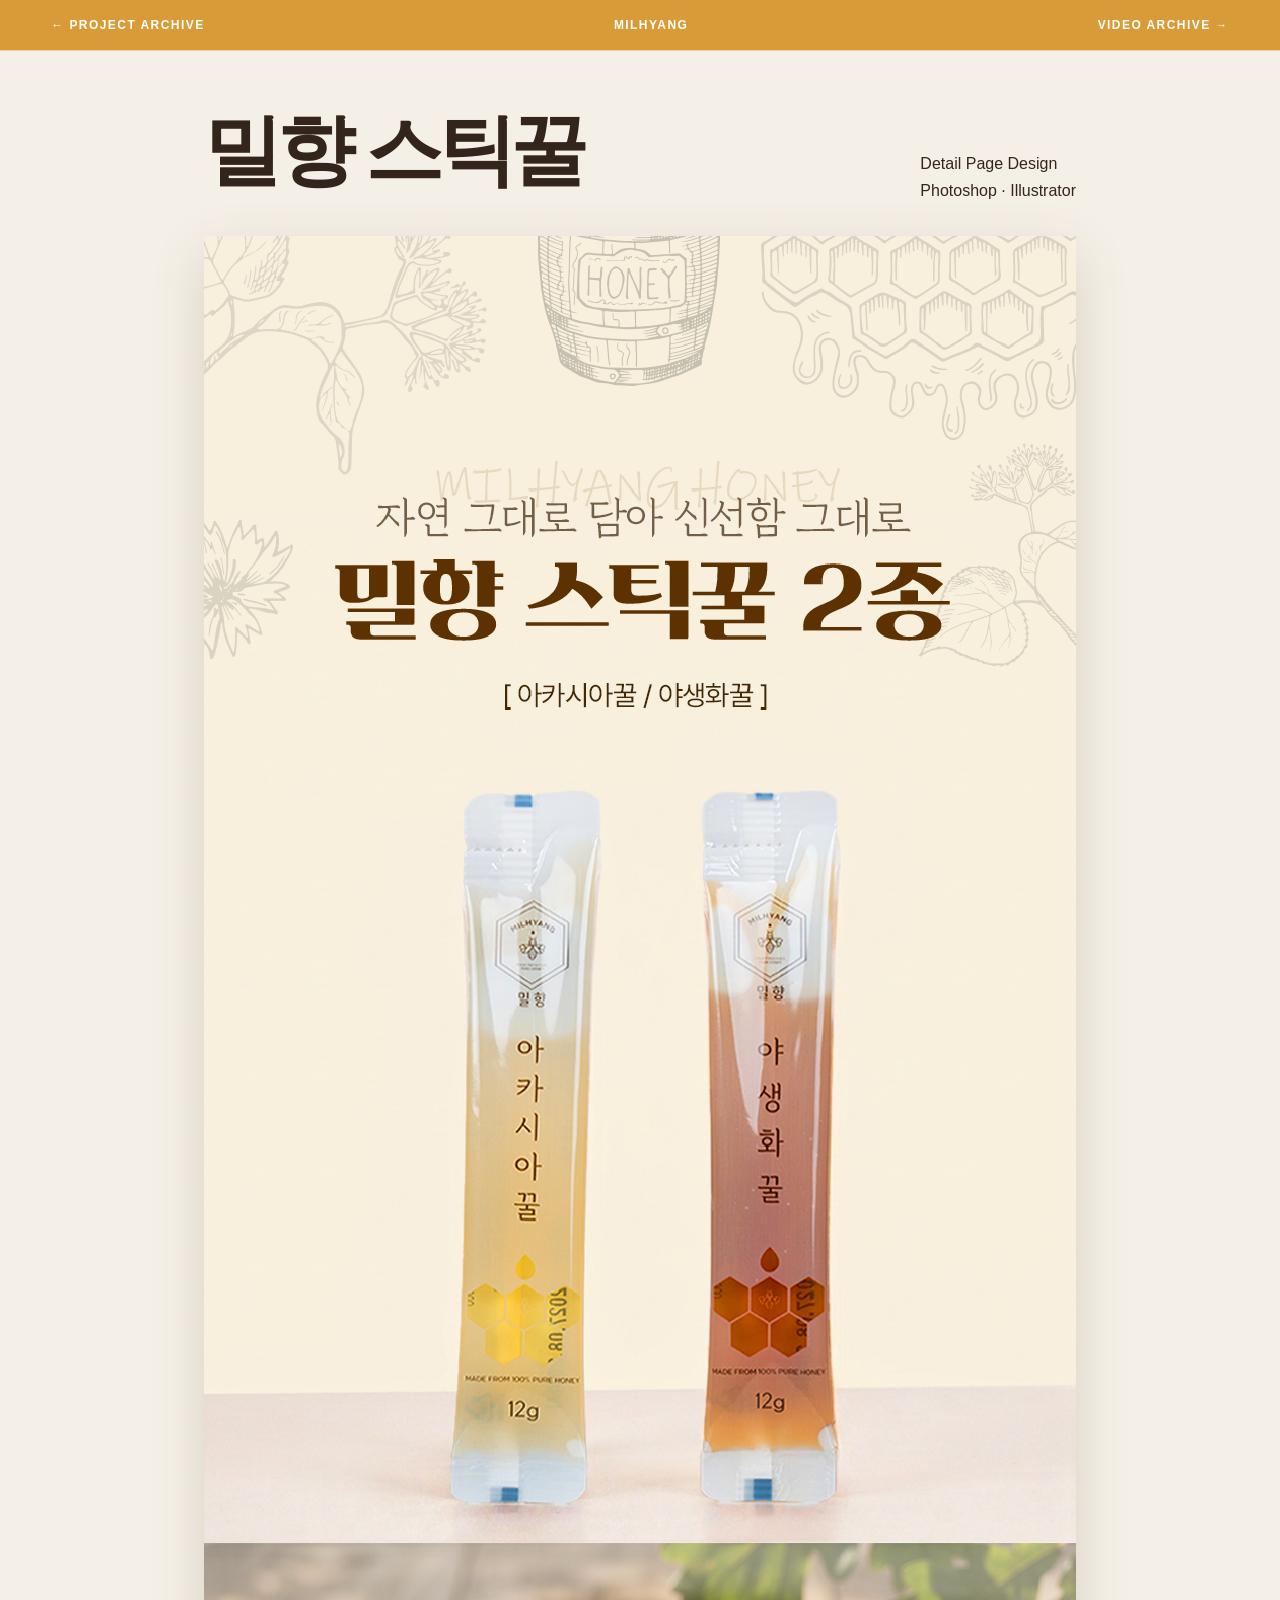
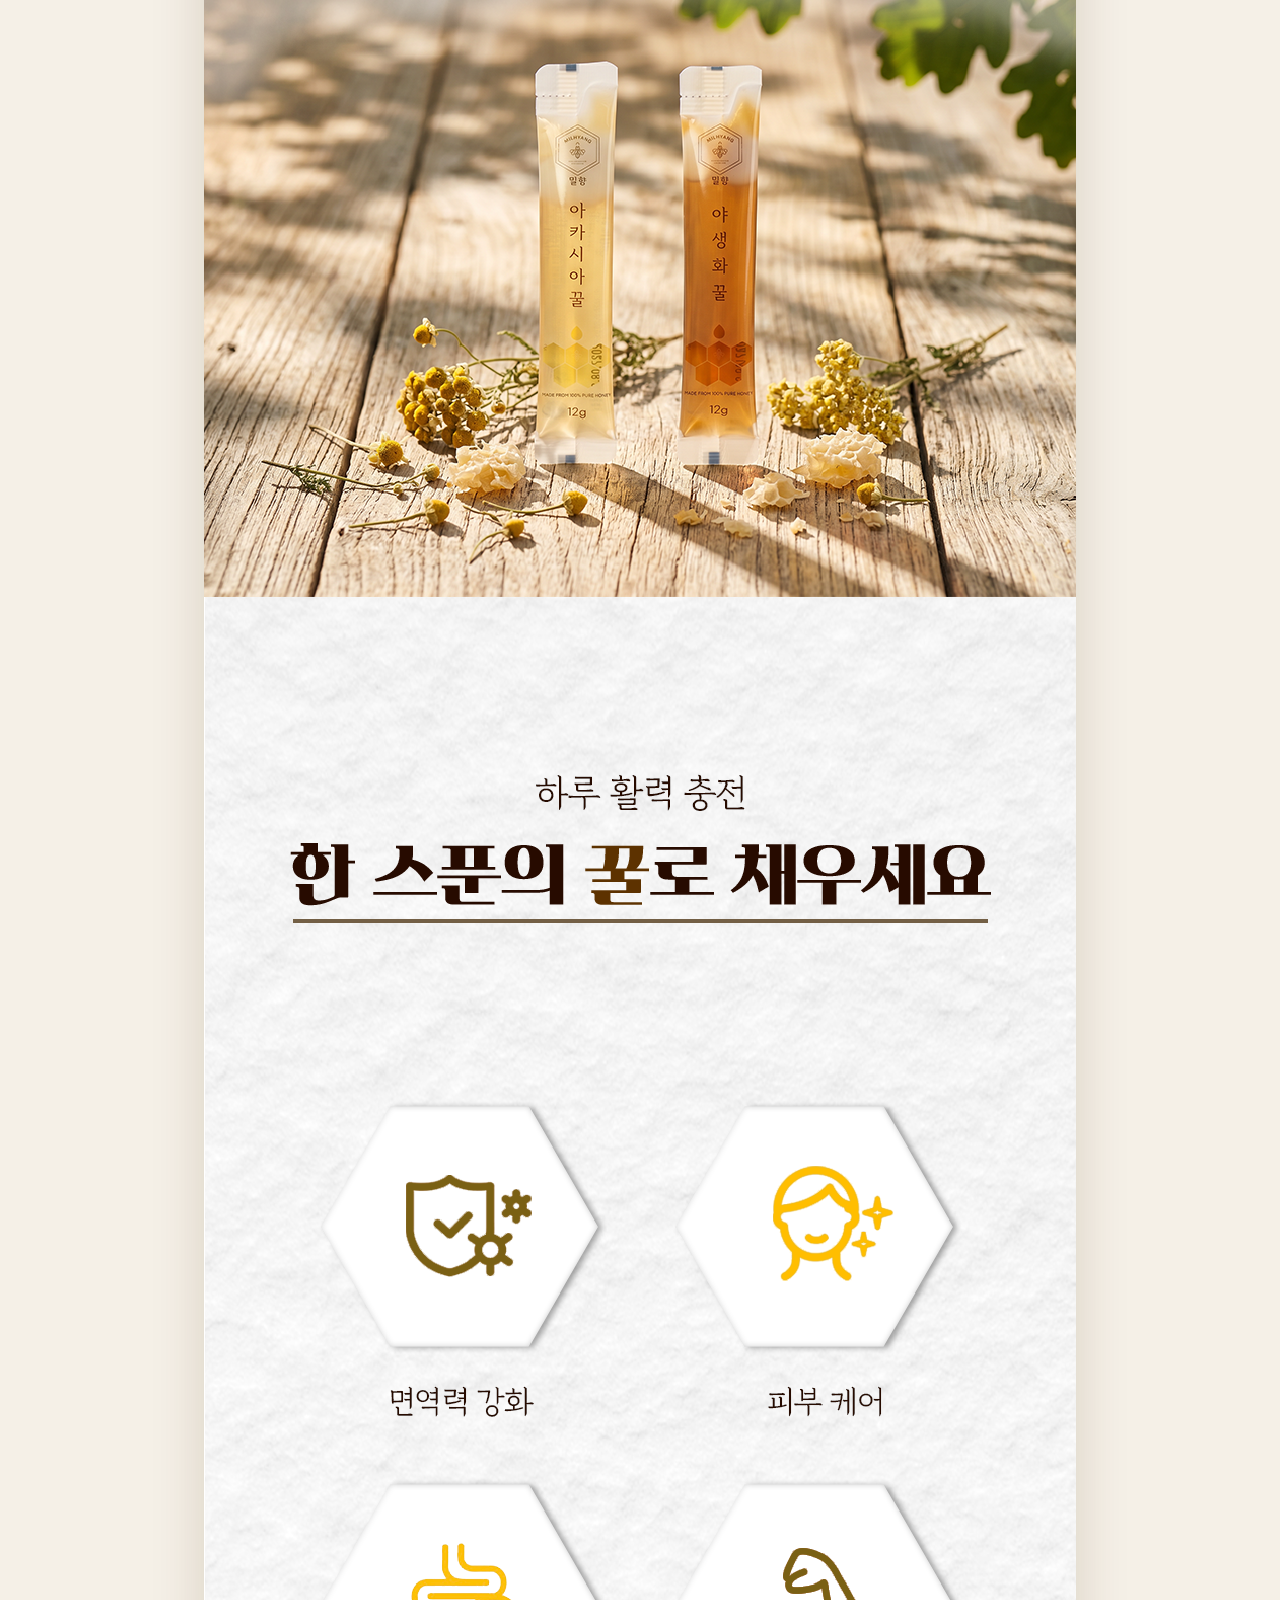
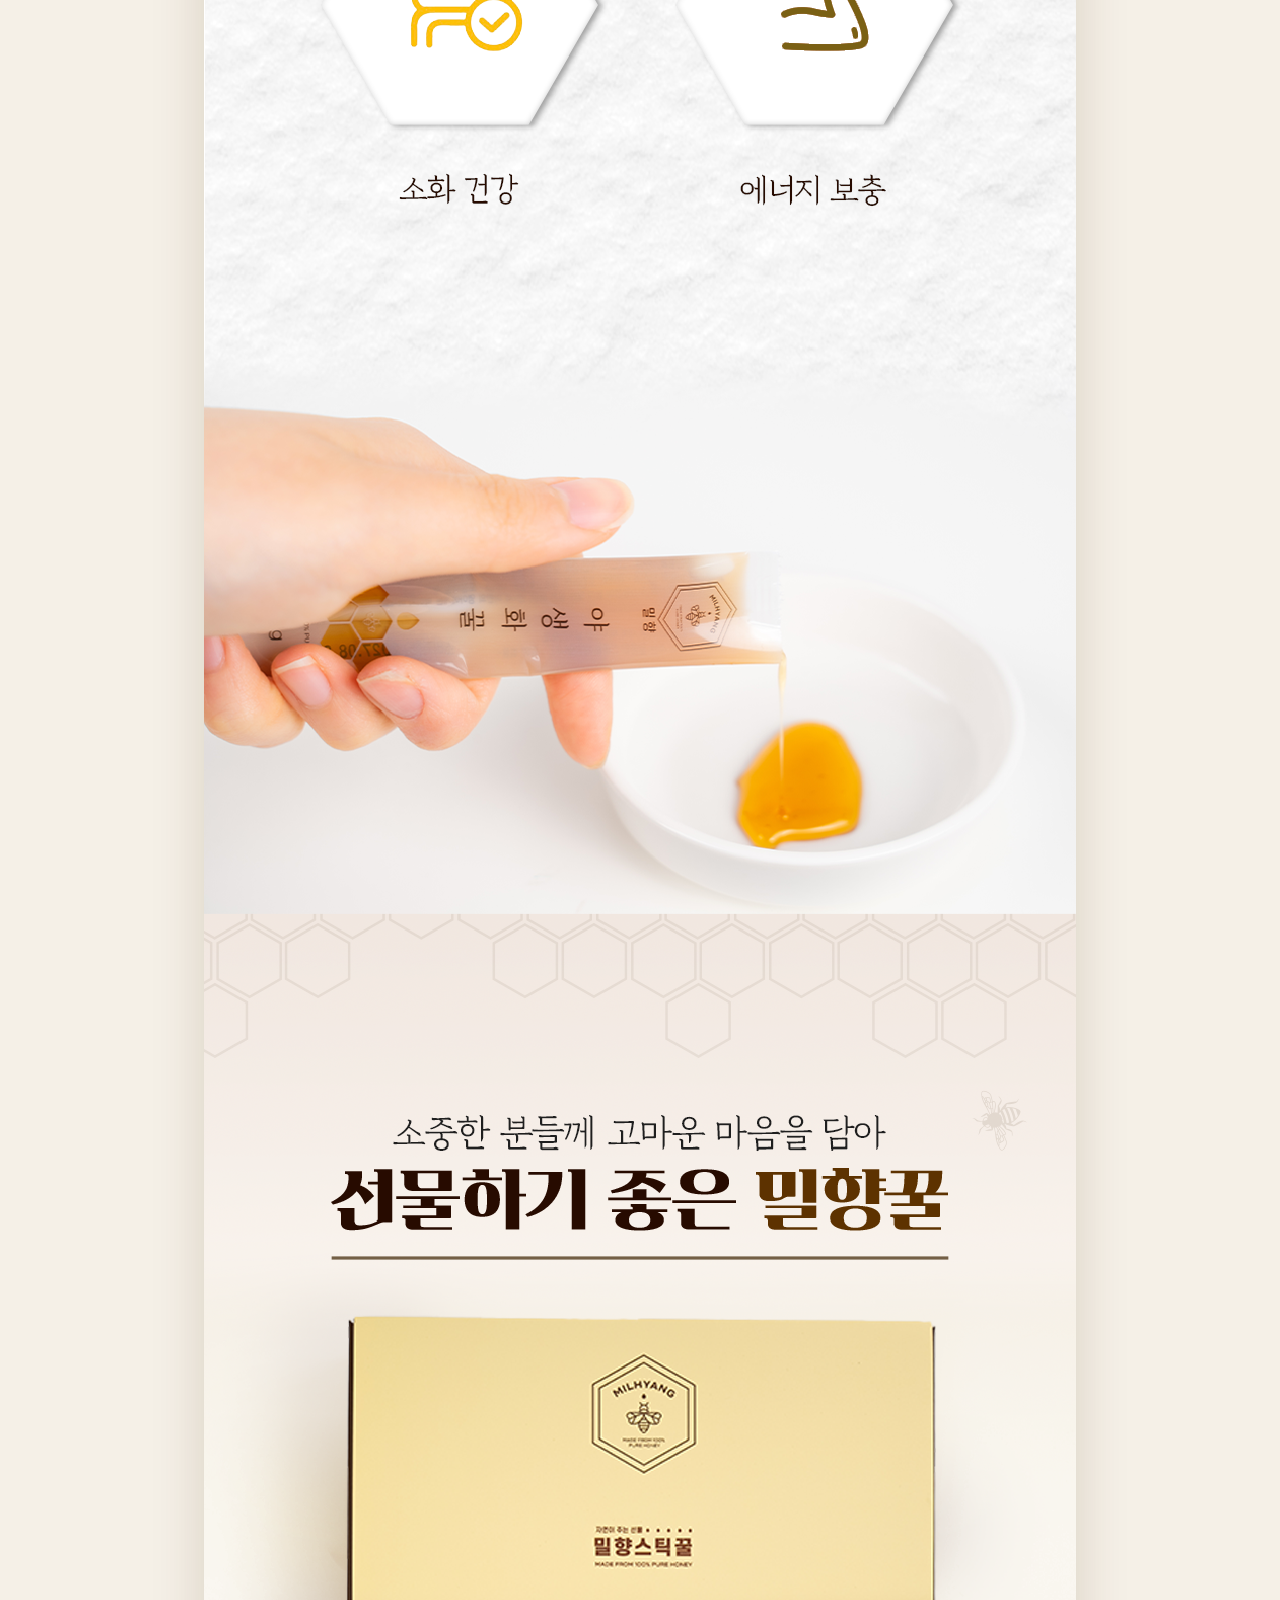
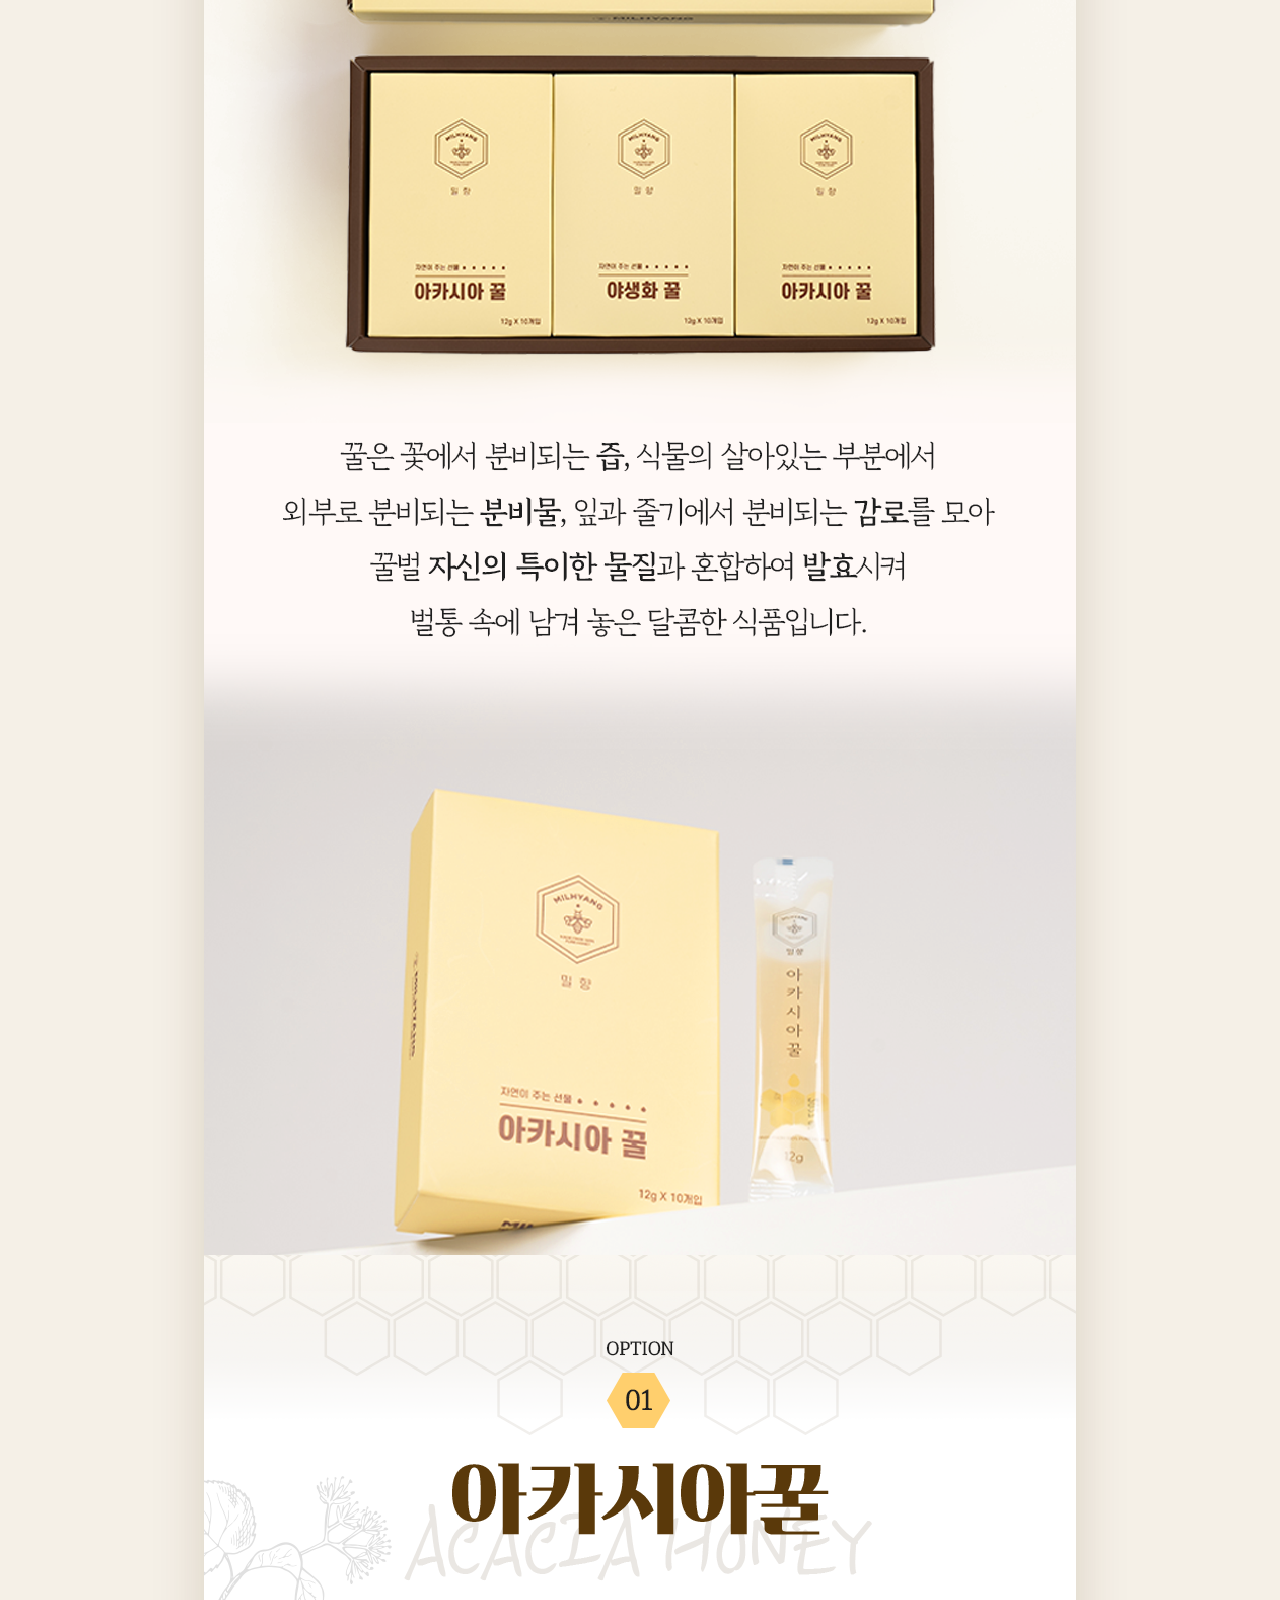
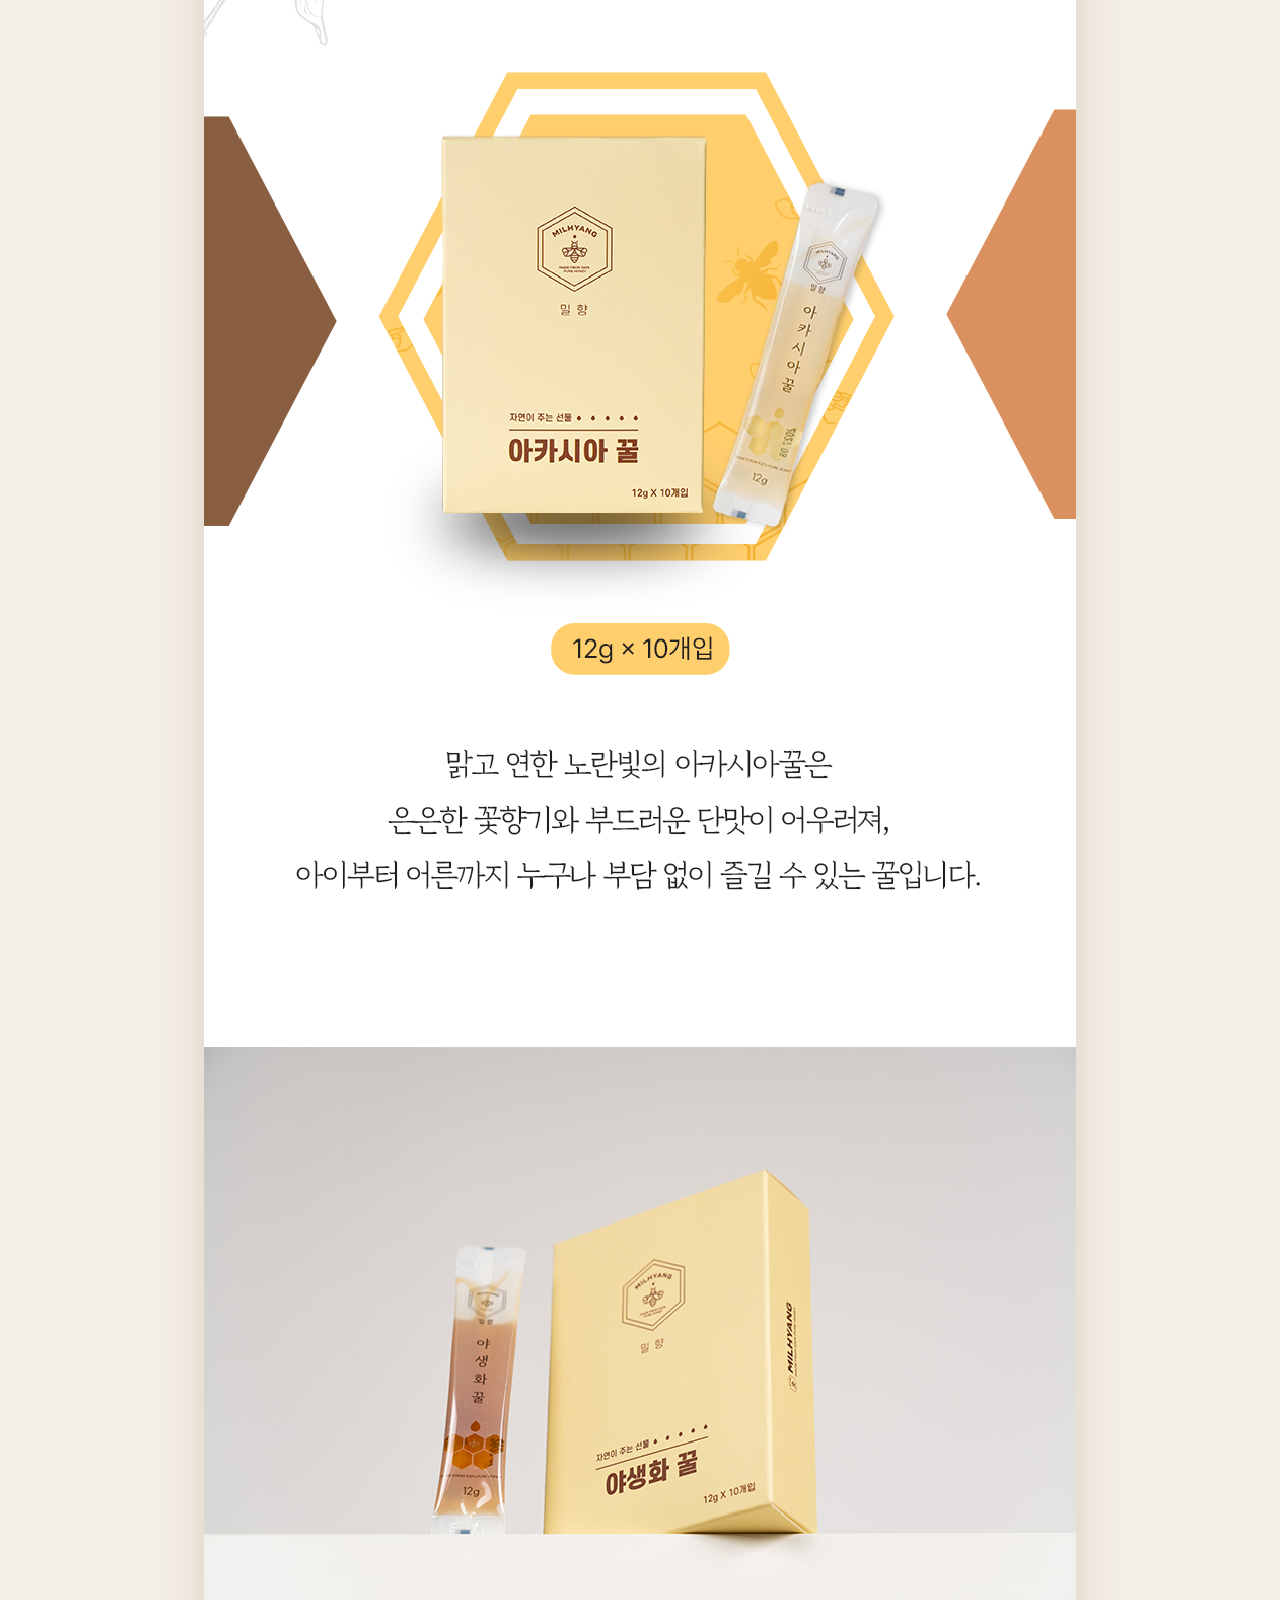
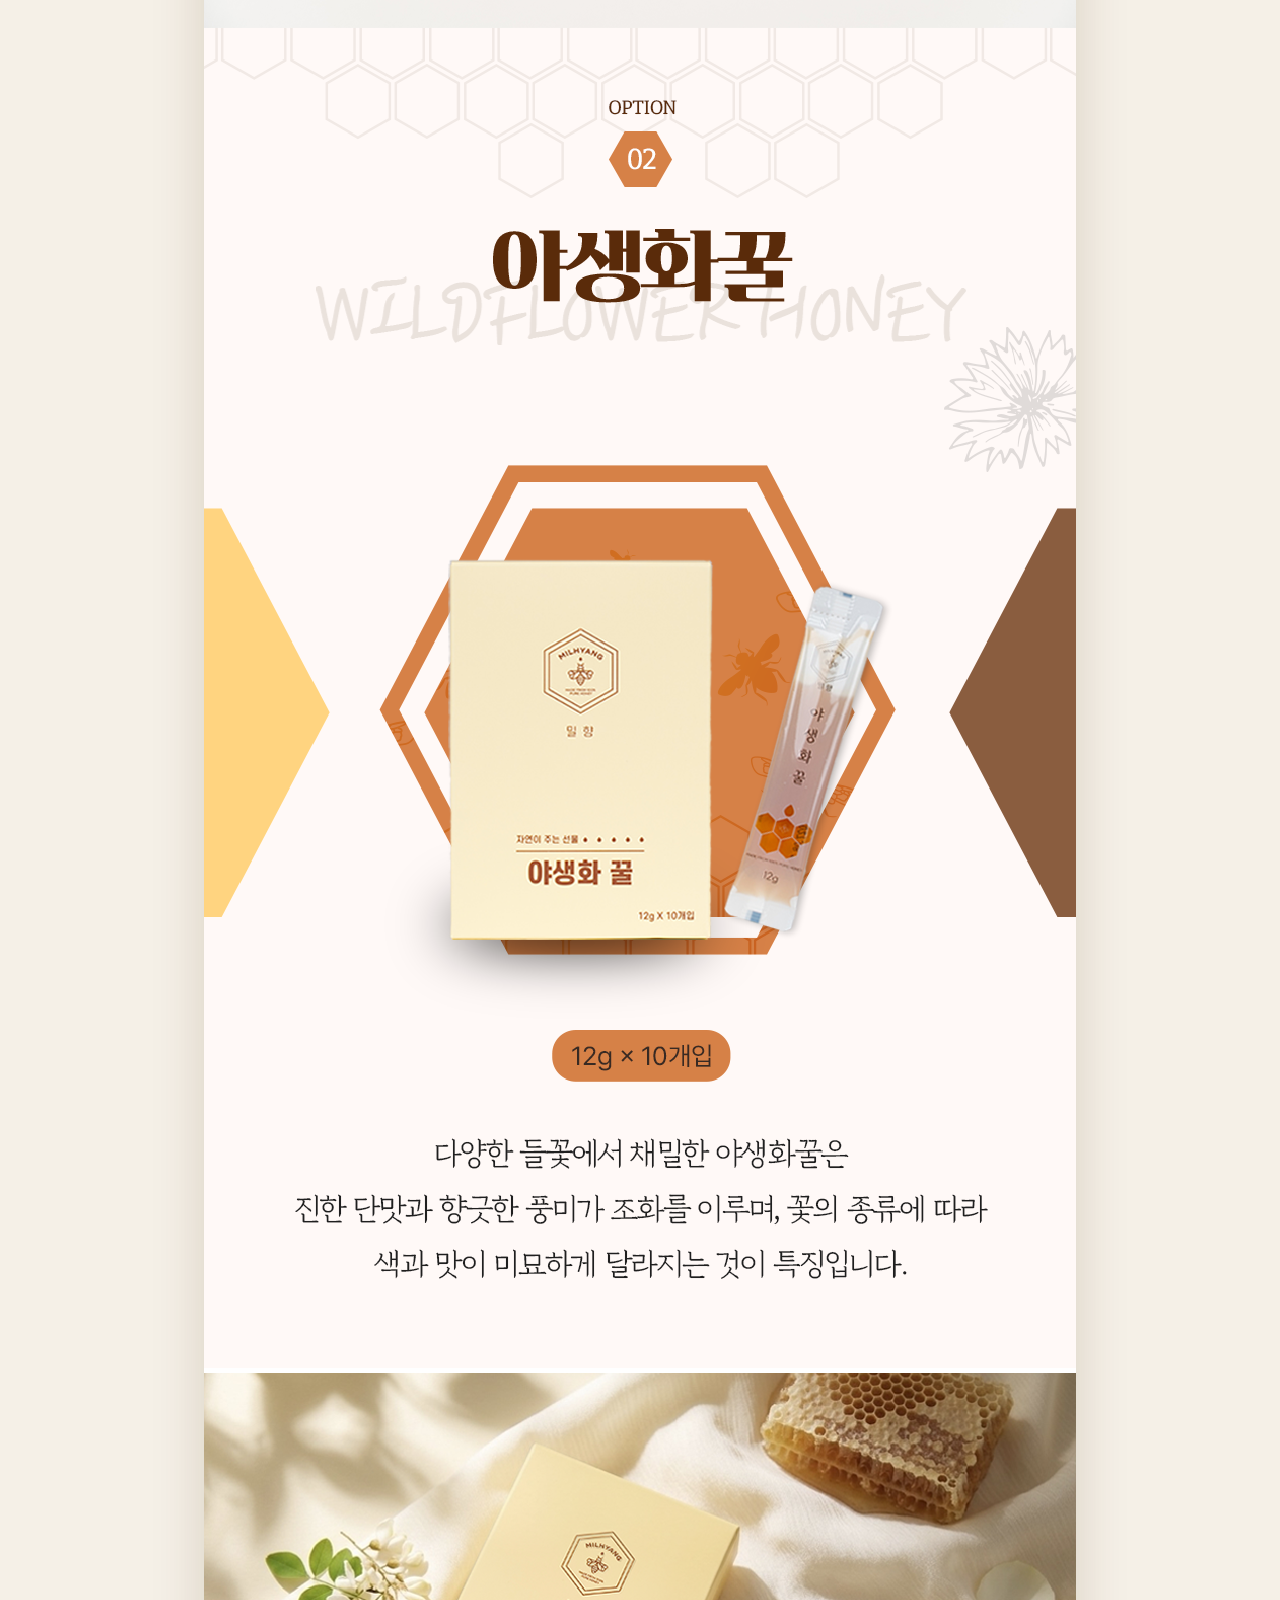
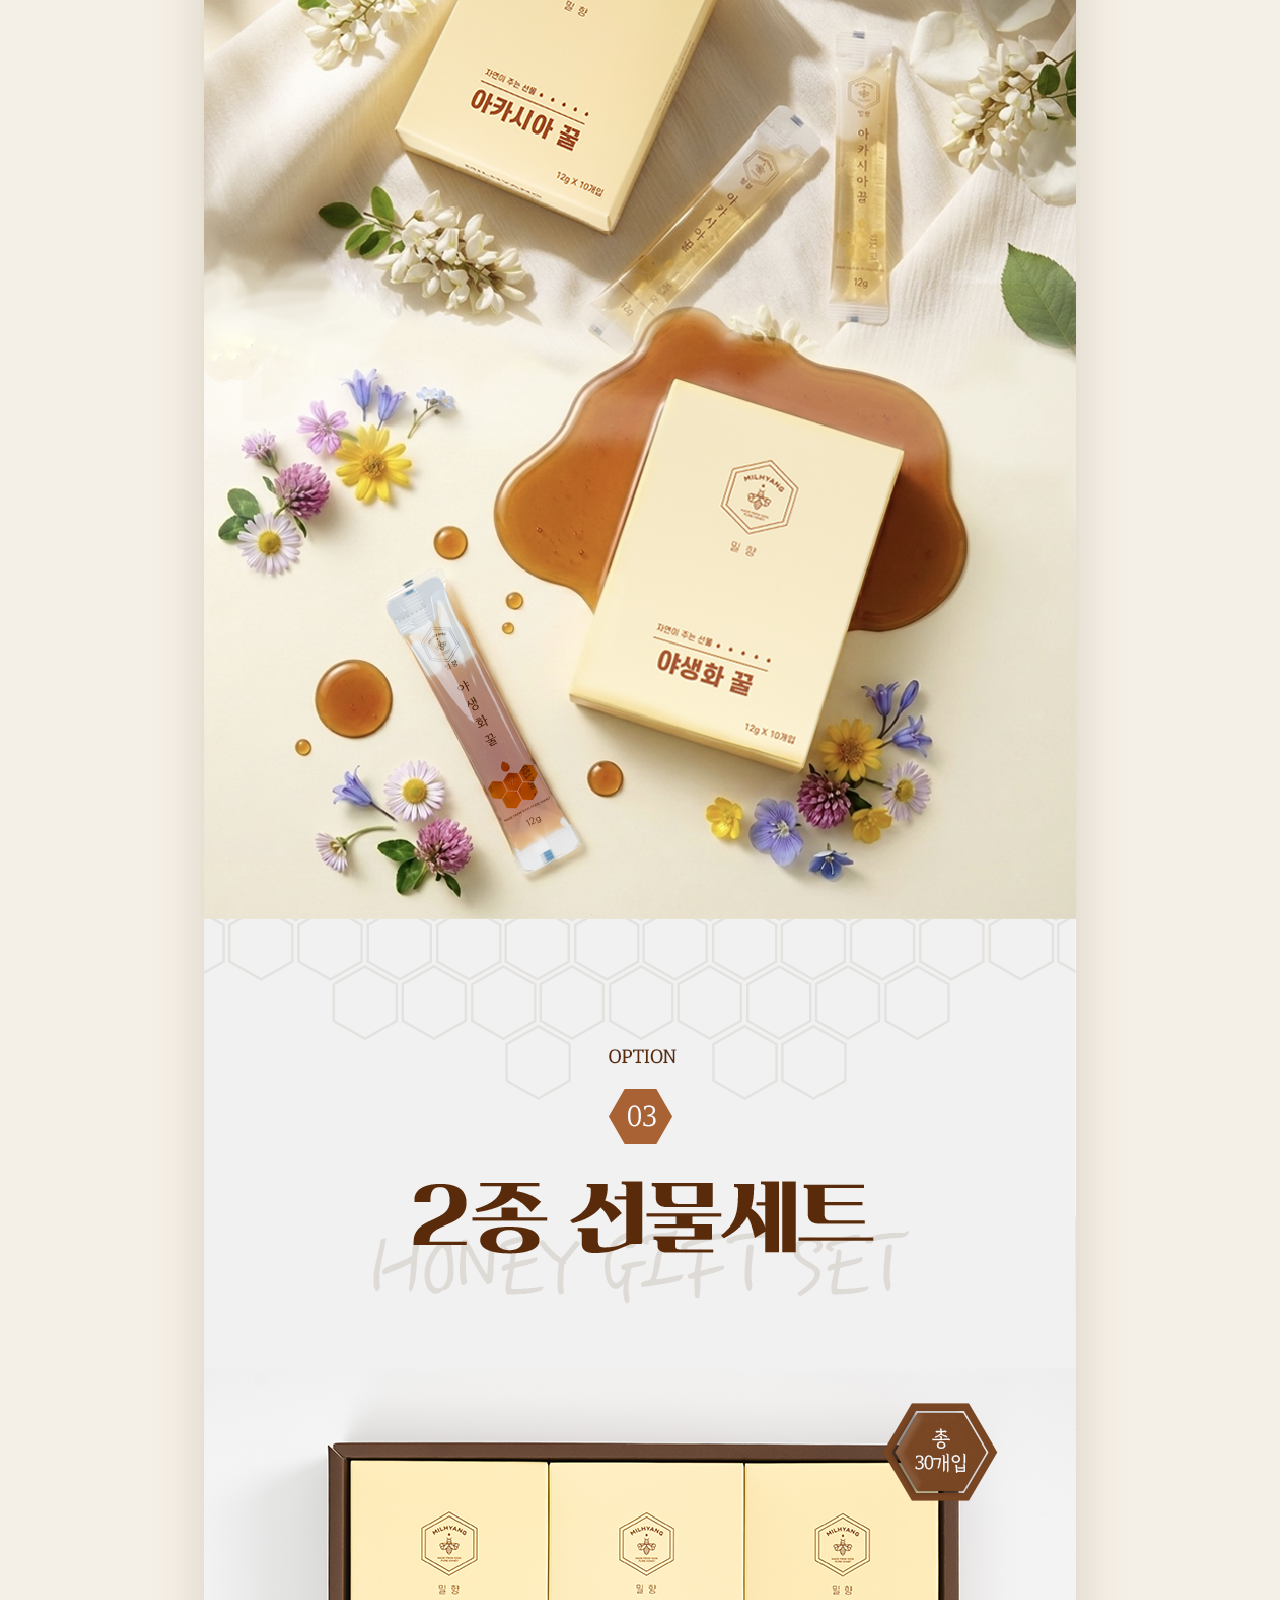
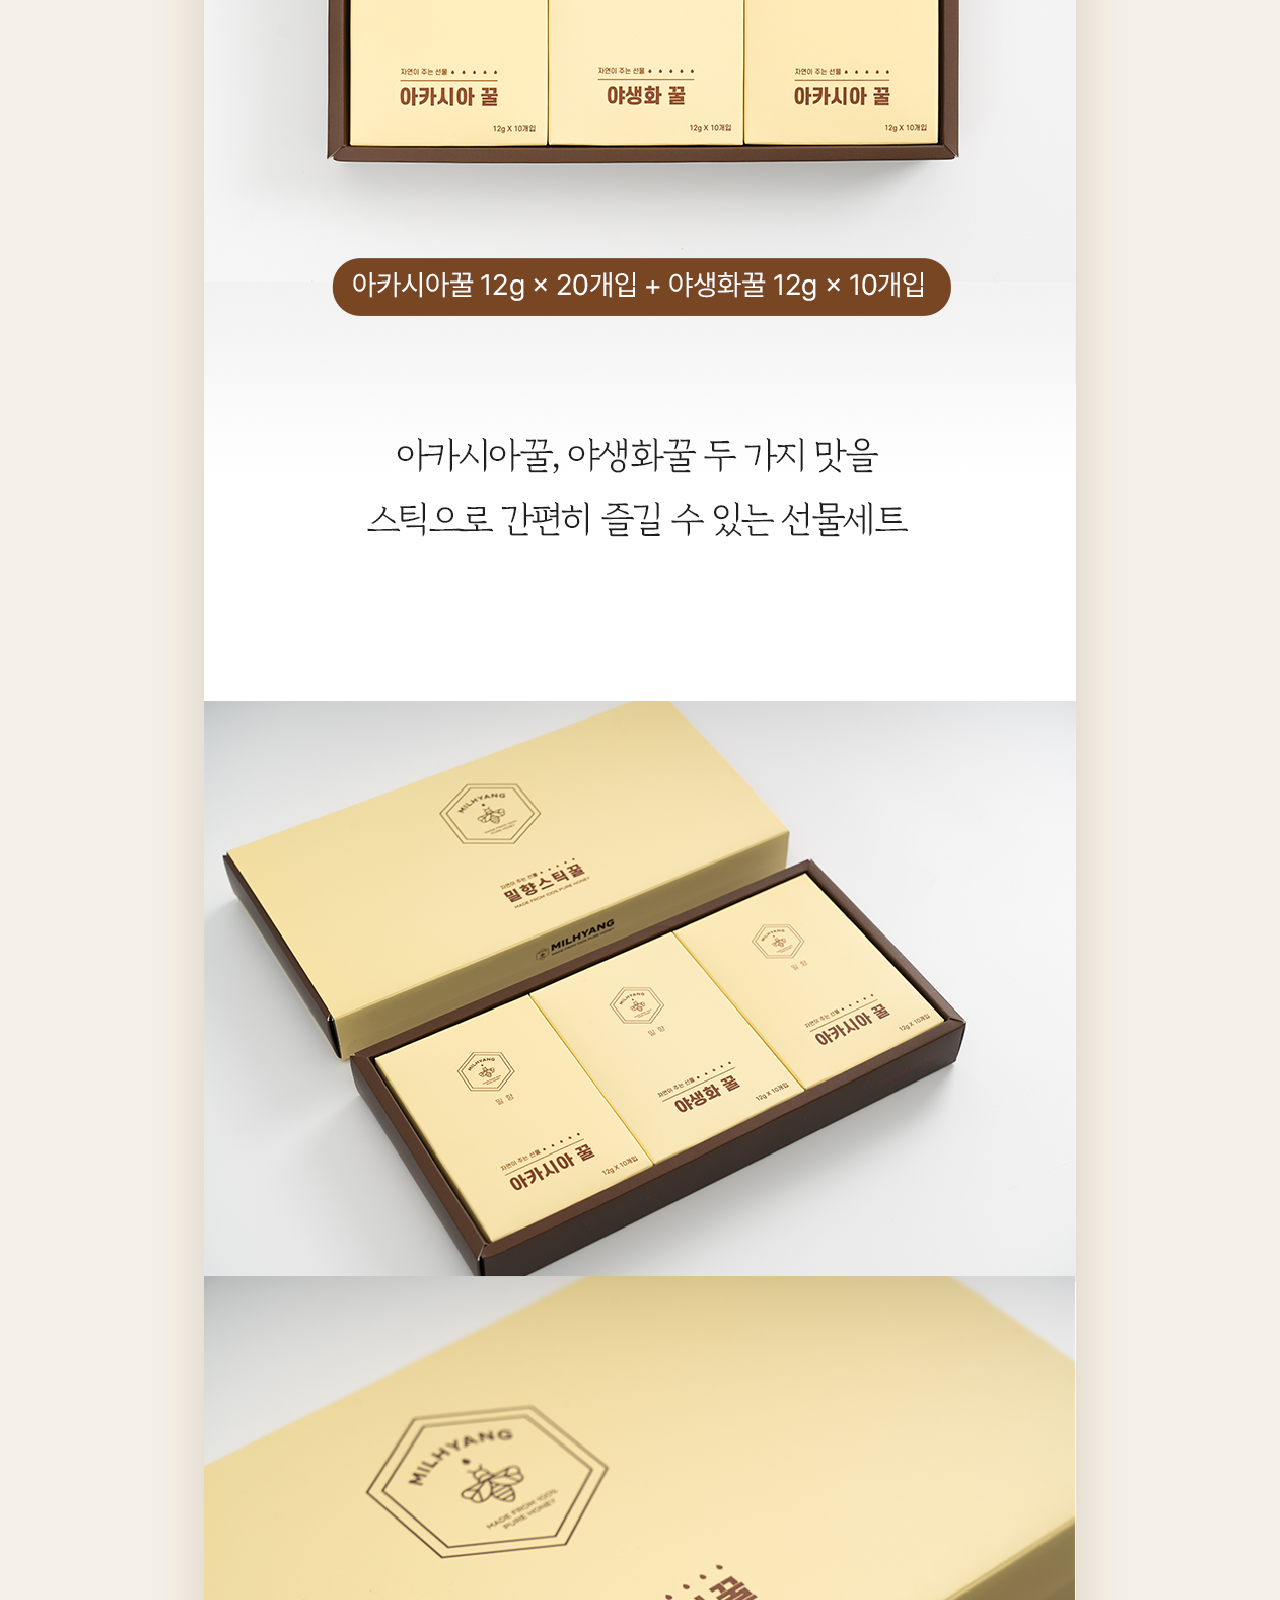
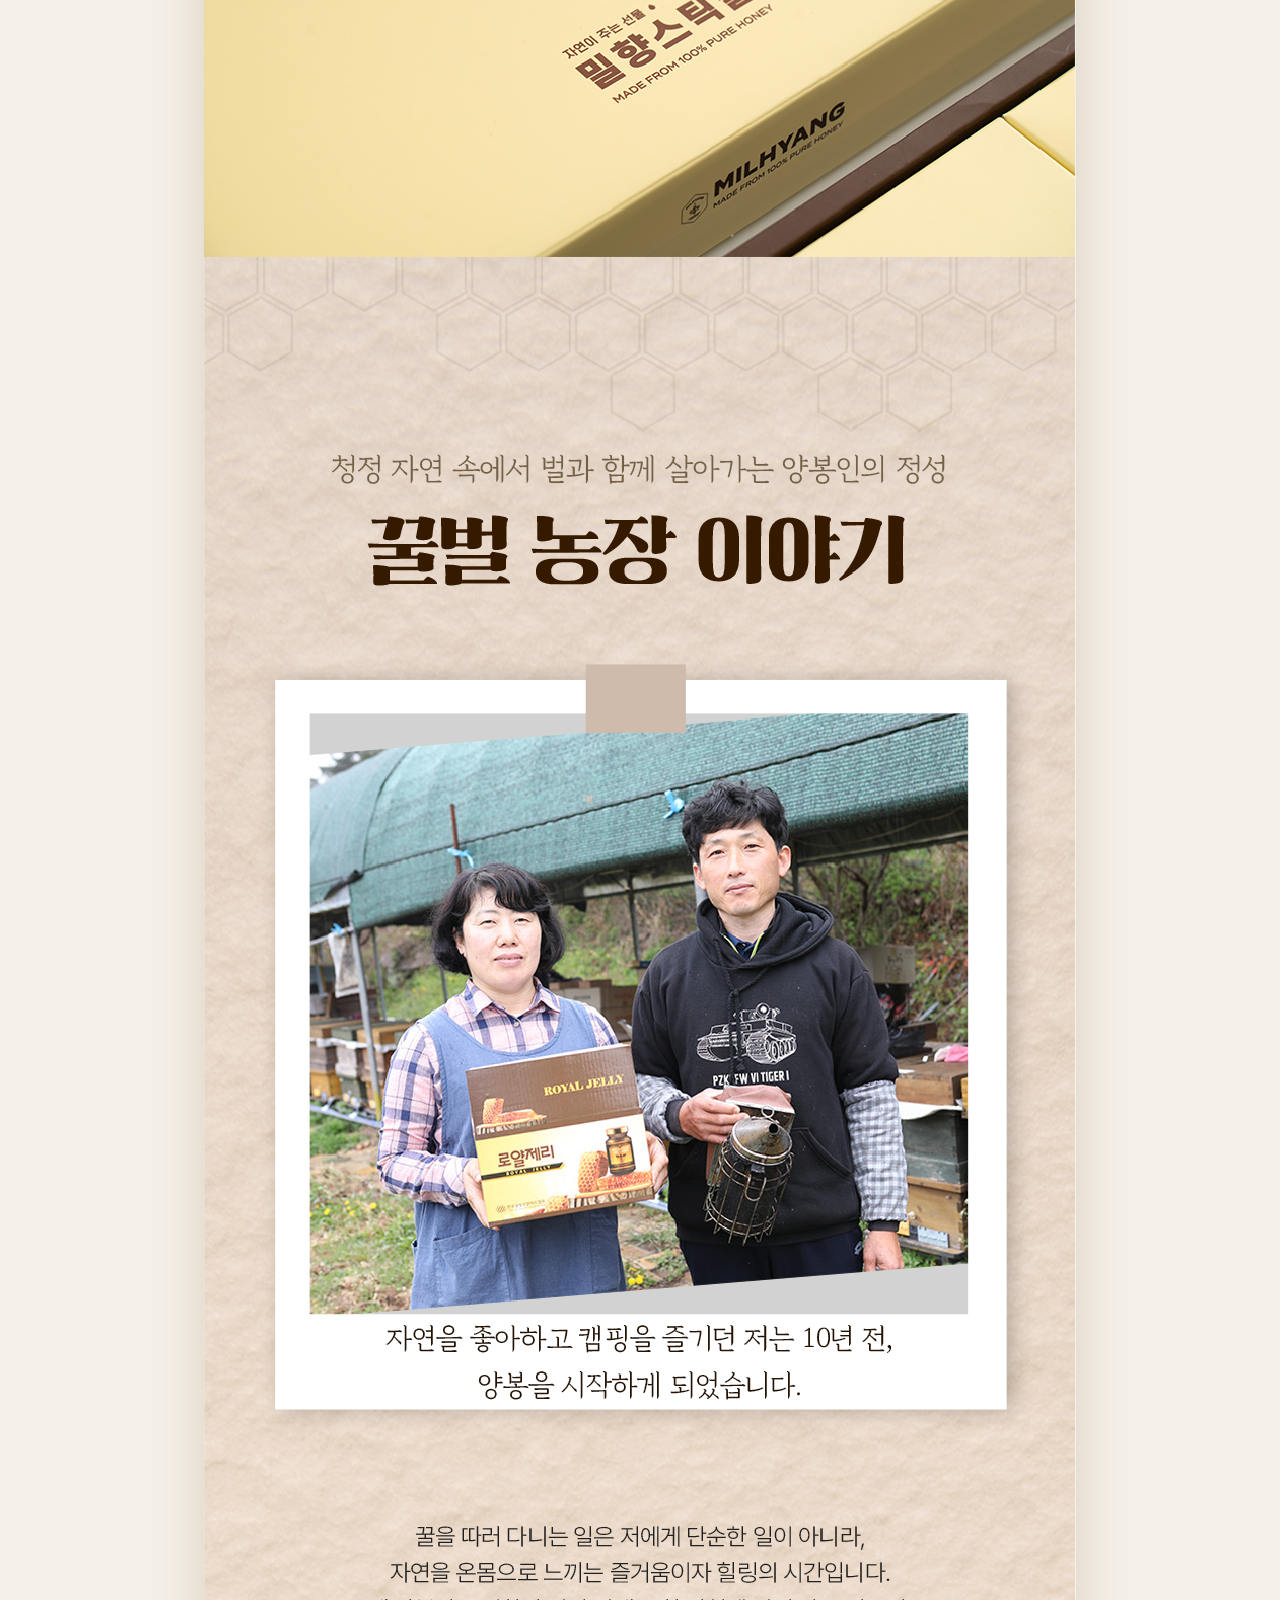
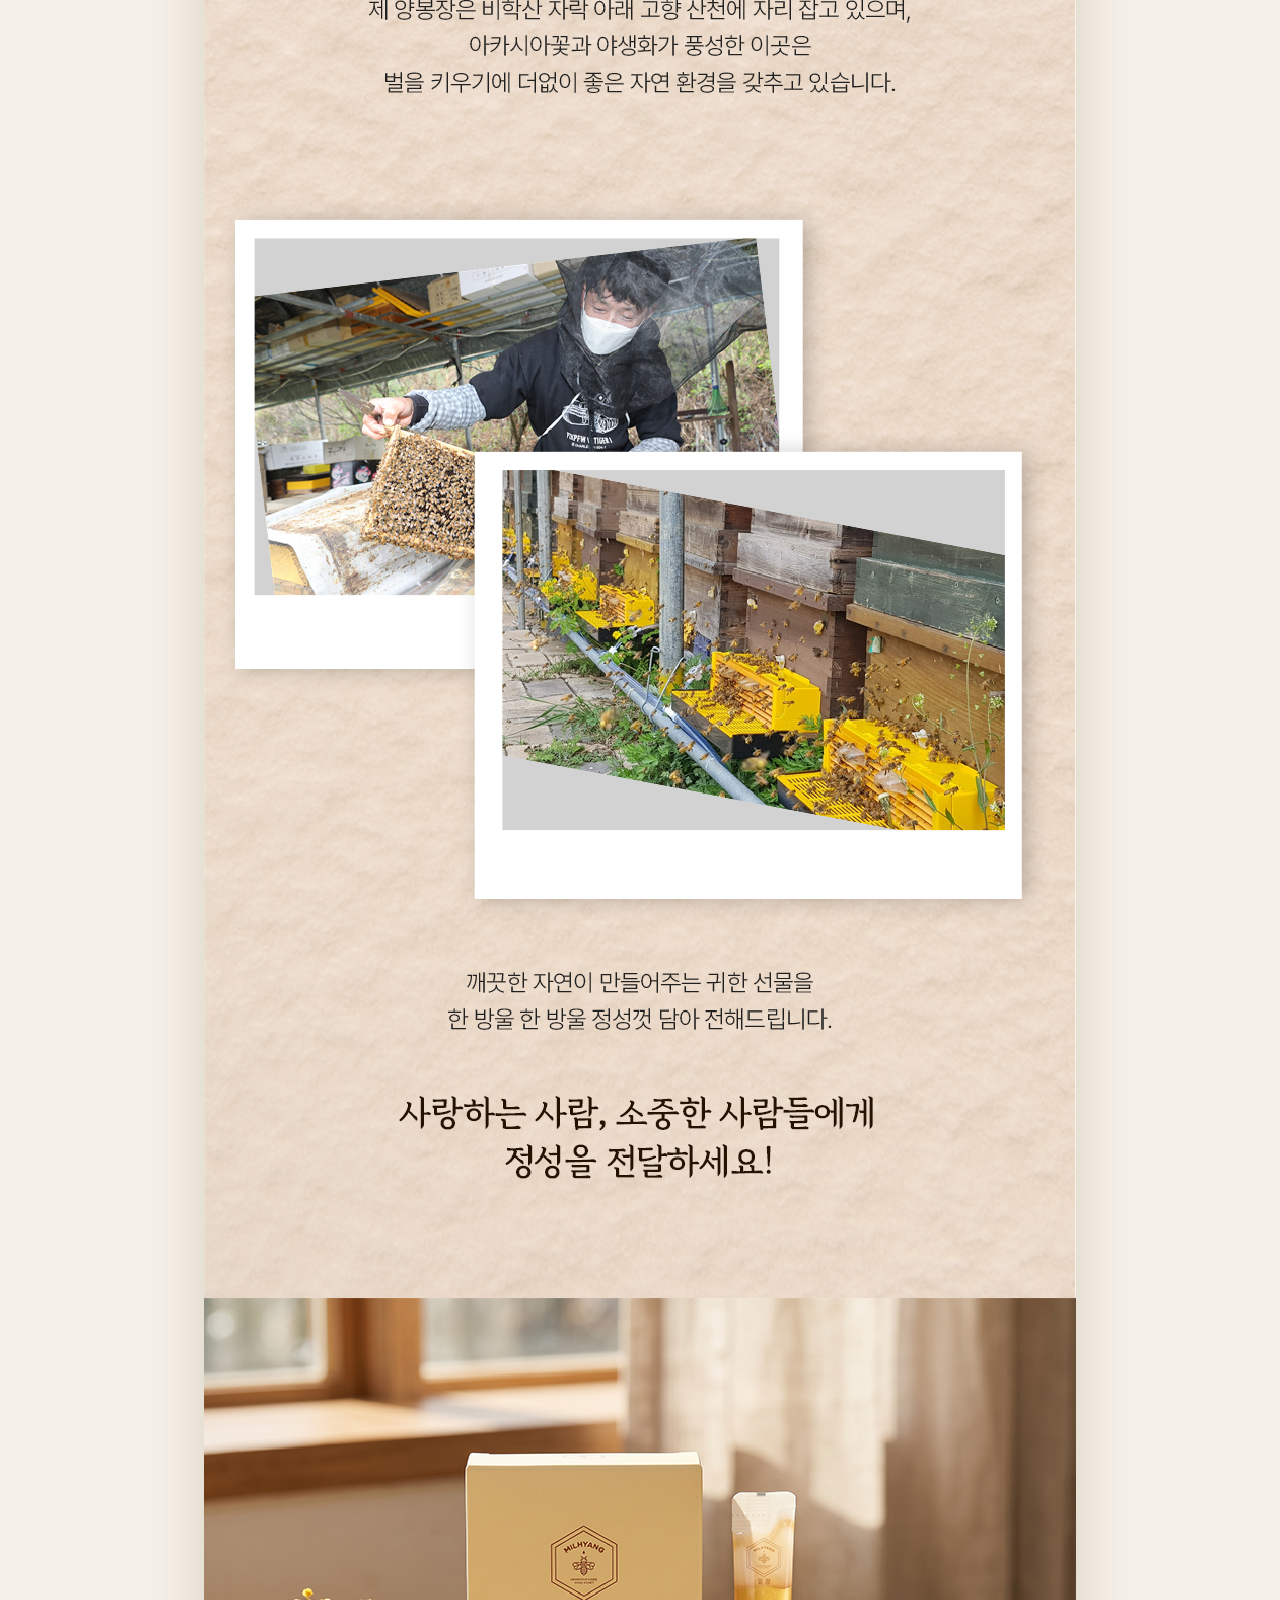
<file: honey.html>
<!doctype html>
<html lang="ko">
<head>
  <meta charset="utf-8">
  <meta name="viewport" content="width=device-width, initial-scale=1">
  <title>밀향 스틱꿀 · 상세페이지</title>
  <style>
    *{box-sizing:border-box}html{scroll-behavior:smooth}body{margin:0;background:#f5f0e7;color:#33251b;font-family:Arial,sans-serif}.bar{position:sticky;top:0;z-index:2;display:flex;justify-content:space-between;padding:18px 4vw;background:#d99b38;color:#fff;border-bottom:1px solid rgba(255,255,255,.5);font-size:12px;font-weight:700;letter-spacing:.12em}.wrap{max-width:920px;margin:0 auto;padding:48px 24px 100px}.intro{display:flex;justify-content:space-between;gap:30px;align-items:end;margin-bottom:32px}.intro h1{margin:0;font-size:clamp(38px,7vw,78px);letter-spacing:-.07em}.intro p{margin:0;line-height:1.7}.detail-image{display:block;width:100%;height:auto;box-shadow:0 18px 50px rgba(77,44,10,.16)}.video{margin-top:70px;background:#33251b;color:#fff;padding:28px}.video h2{margin:0 0 18px;font-size:clamp(24px,4vw,42px)}.video iframe{display:block;width:100%;aspect-ratio:16/9;border:0}.back{display:inline-block;margin-top:28px;color:inherit;text-decoration:none;border-bottom:1px solid;padding-bottom:6px}@media(max-width:700px){.bar{padding:14px 18px;font-size:10px}.wrap{padding:30px 16px 70px}.intro{display:block}.intro p{margin-top:14px}.video{margin-top:42px;padding:18px}}
    .bar a{color:inherit;text-decoration:none}.bar a:focus-visible{outline:2px solid currentColor;outline-offset:4px}
  </style>
</head>
<body>
  <nav class="bar"><a href="index.html#page9">← PROJECT ARCHIVE</a><span>MILHYANG</span><a href="index.html#page10">VIDEO ARCHIVE →</a></nav>
  <main class="wrap"><div class="intro"><h1>밀향 스틱꿀</h1><p>Detail Page Design<br>Photoshop · Illustrator</p></div><img class="detail-image" src="images/자연과양봉_상세페이지 한희선.png" alt="밀향 스틱꿀 상세페이지"><a class="back" href="자연과양봉_상세페이지 한희선.pdf" target="_blank" rel="noopener">VIEW PDF ↗</a></main>
</body>
</html>
</file>
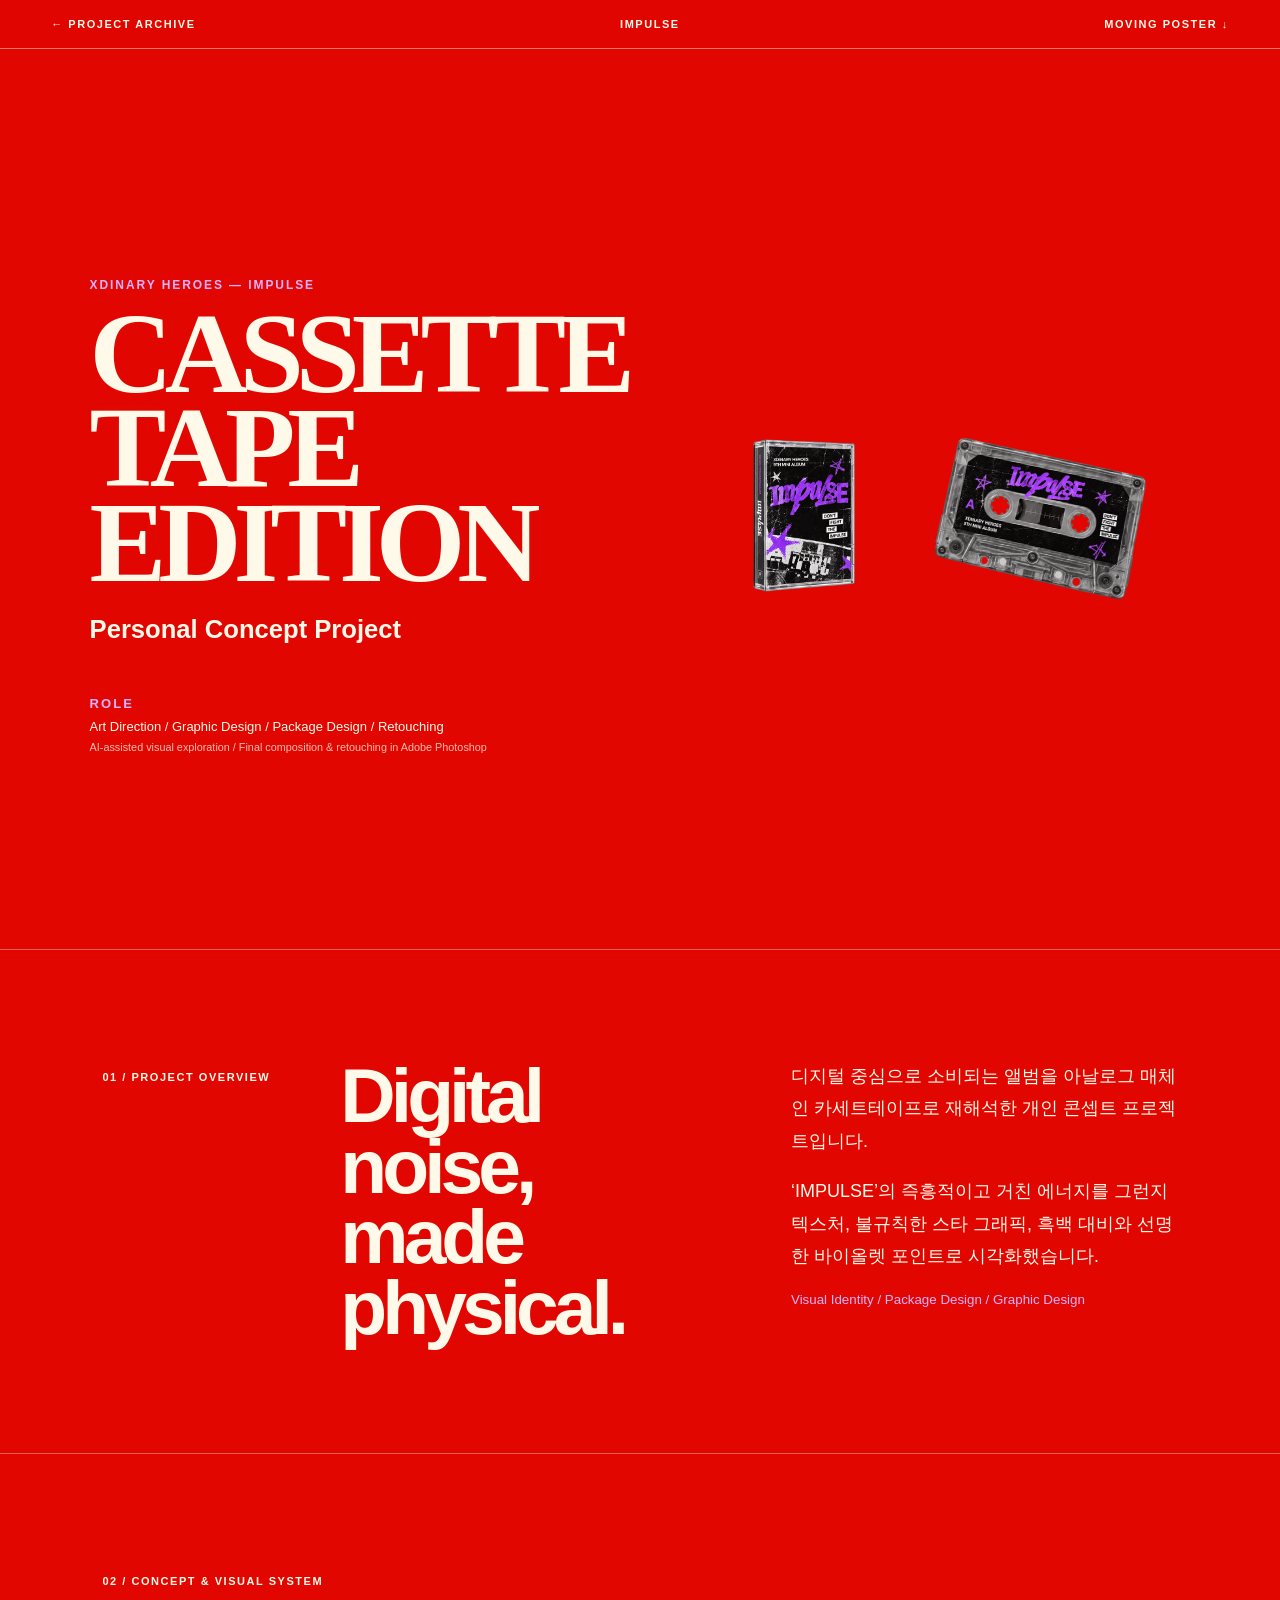
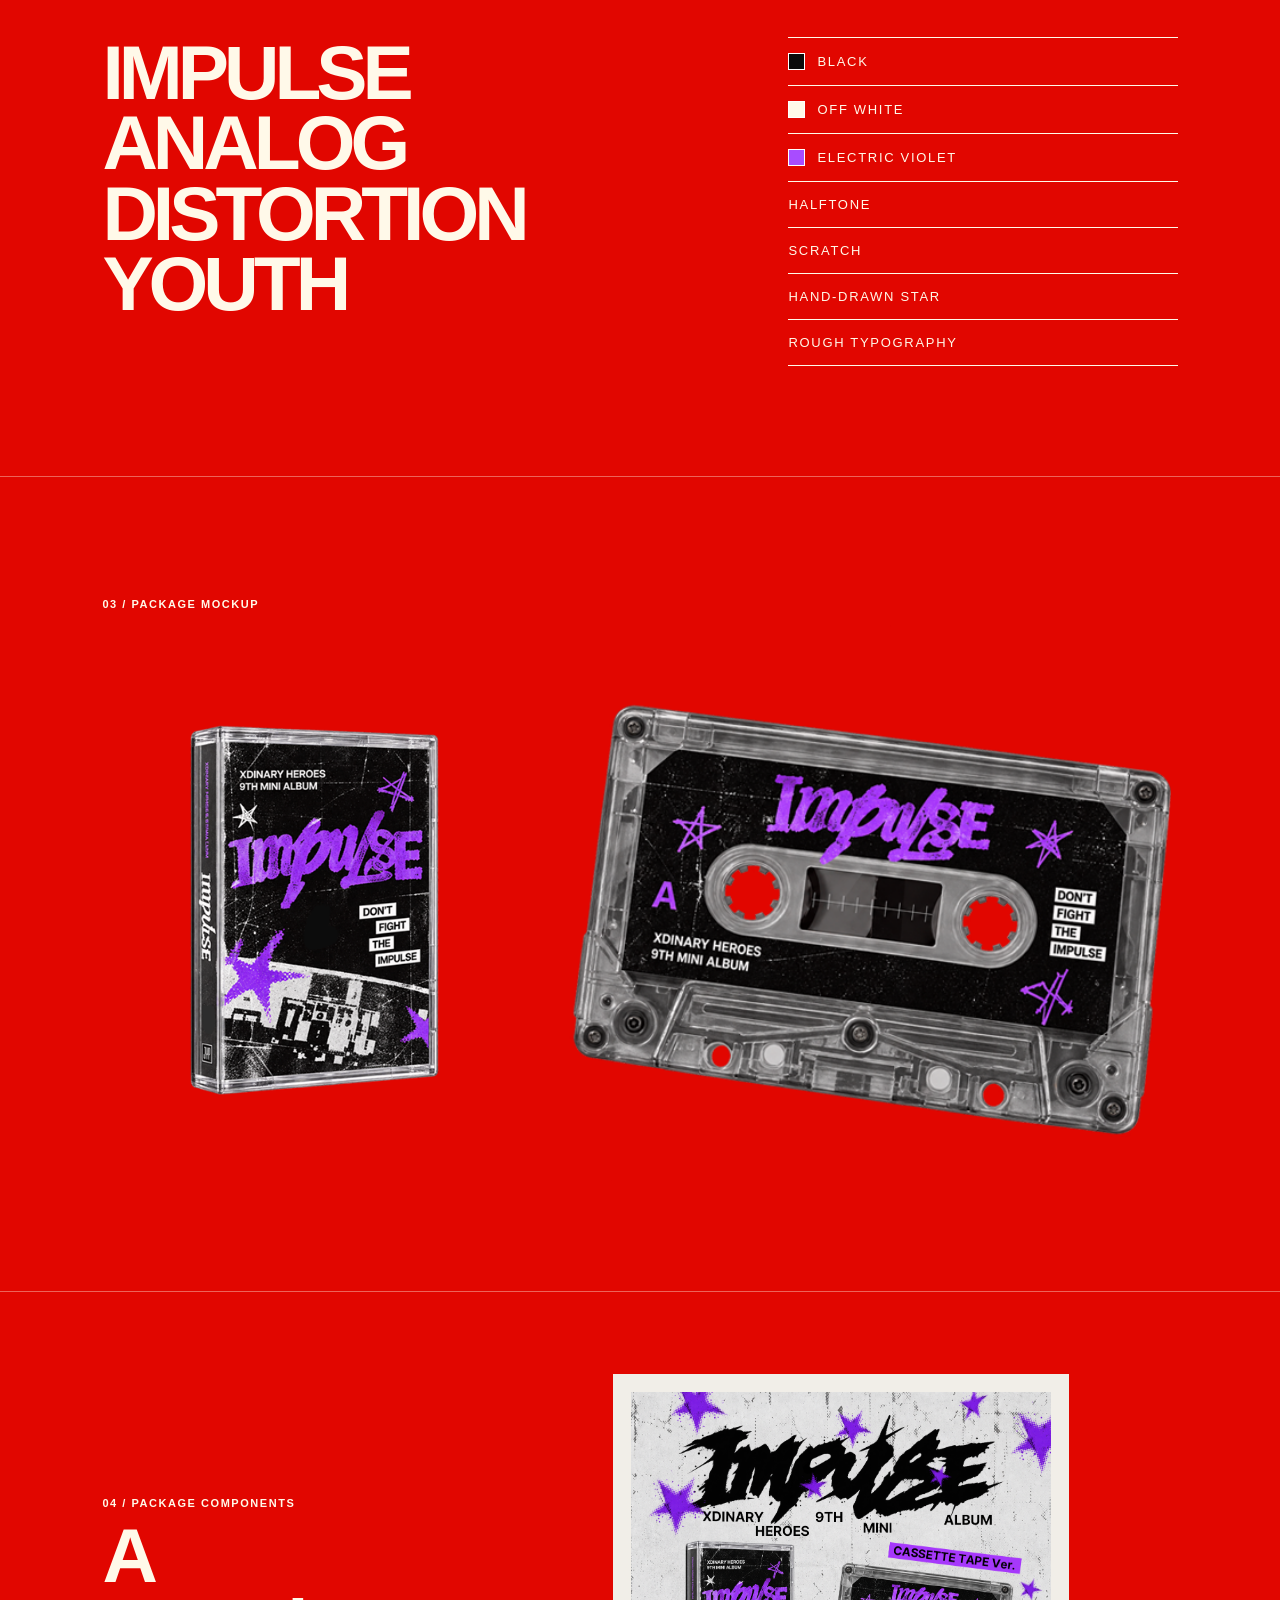
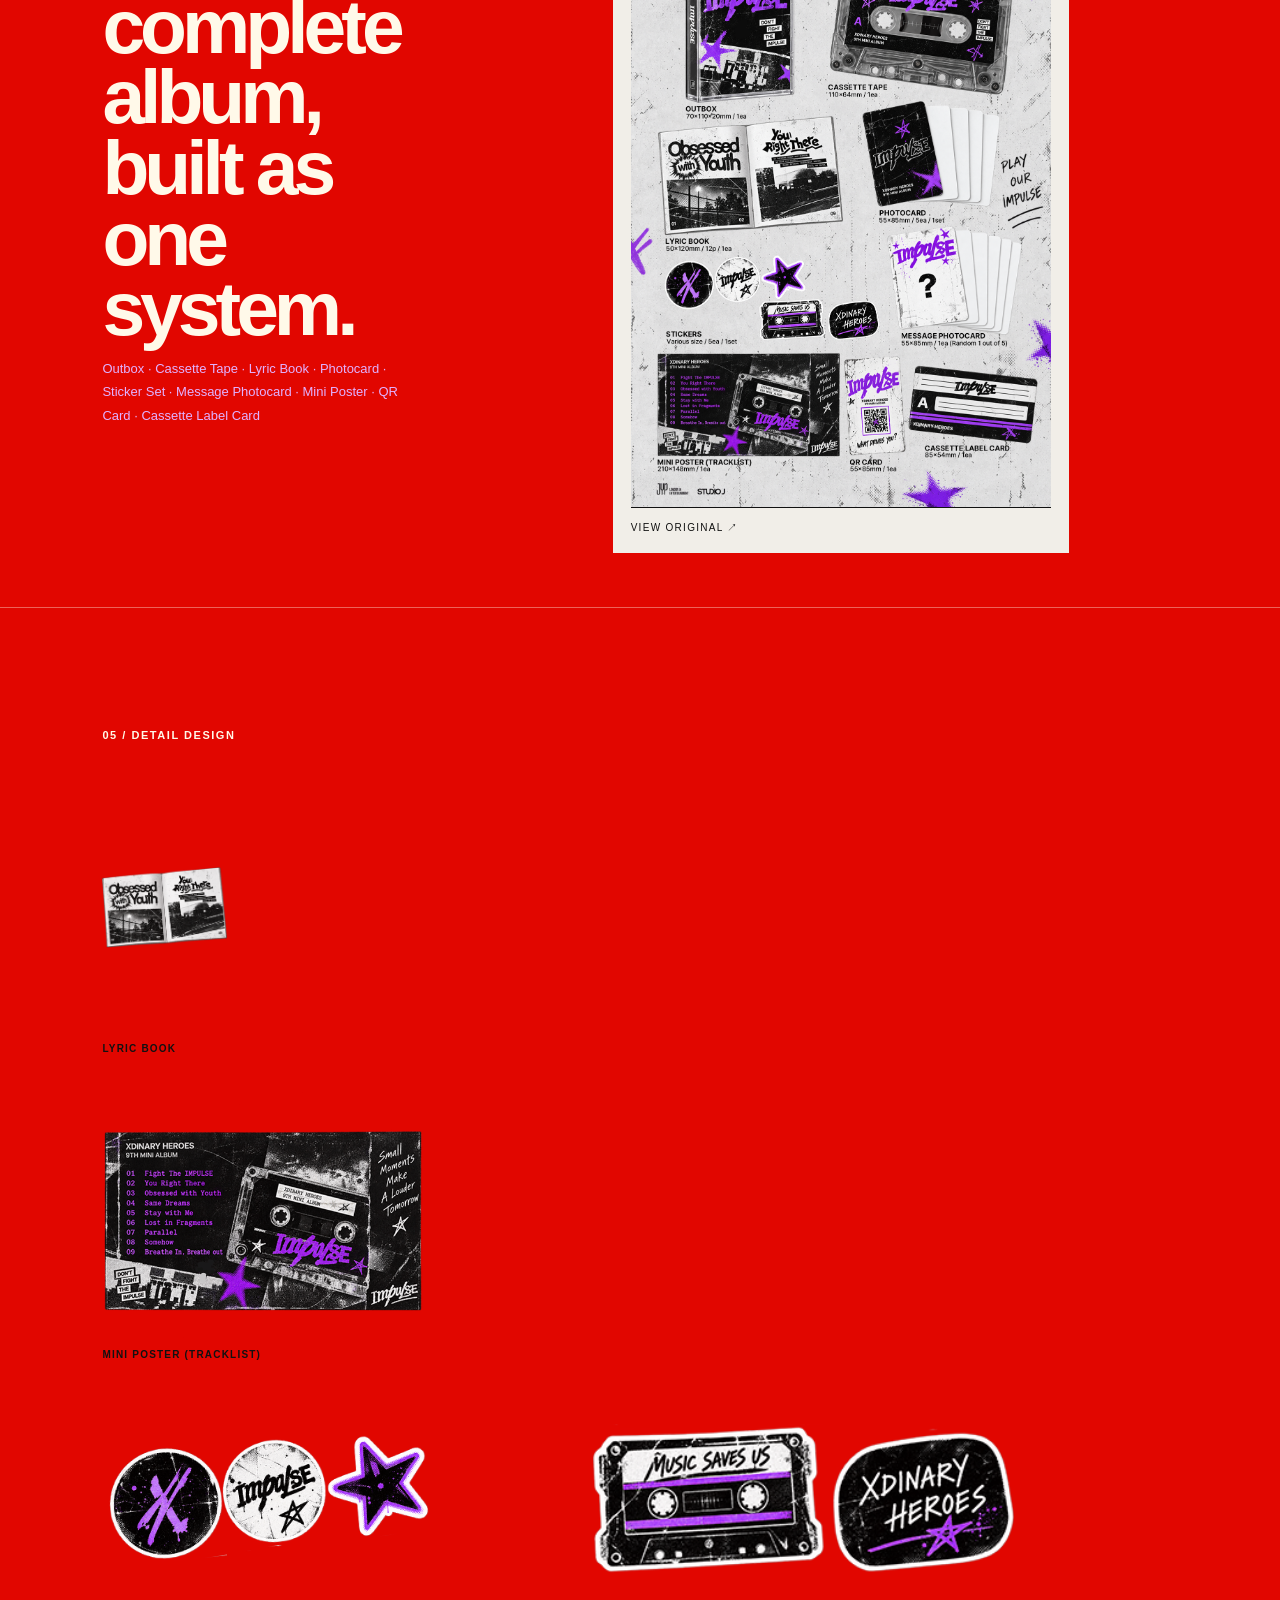
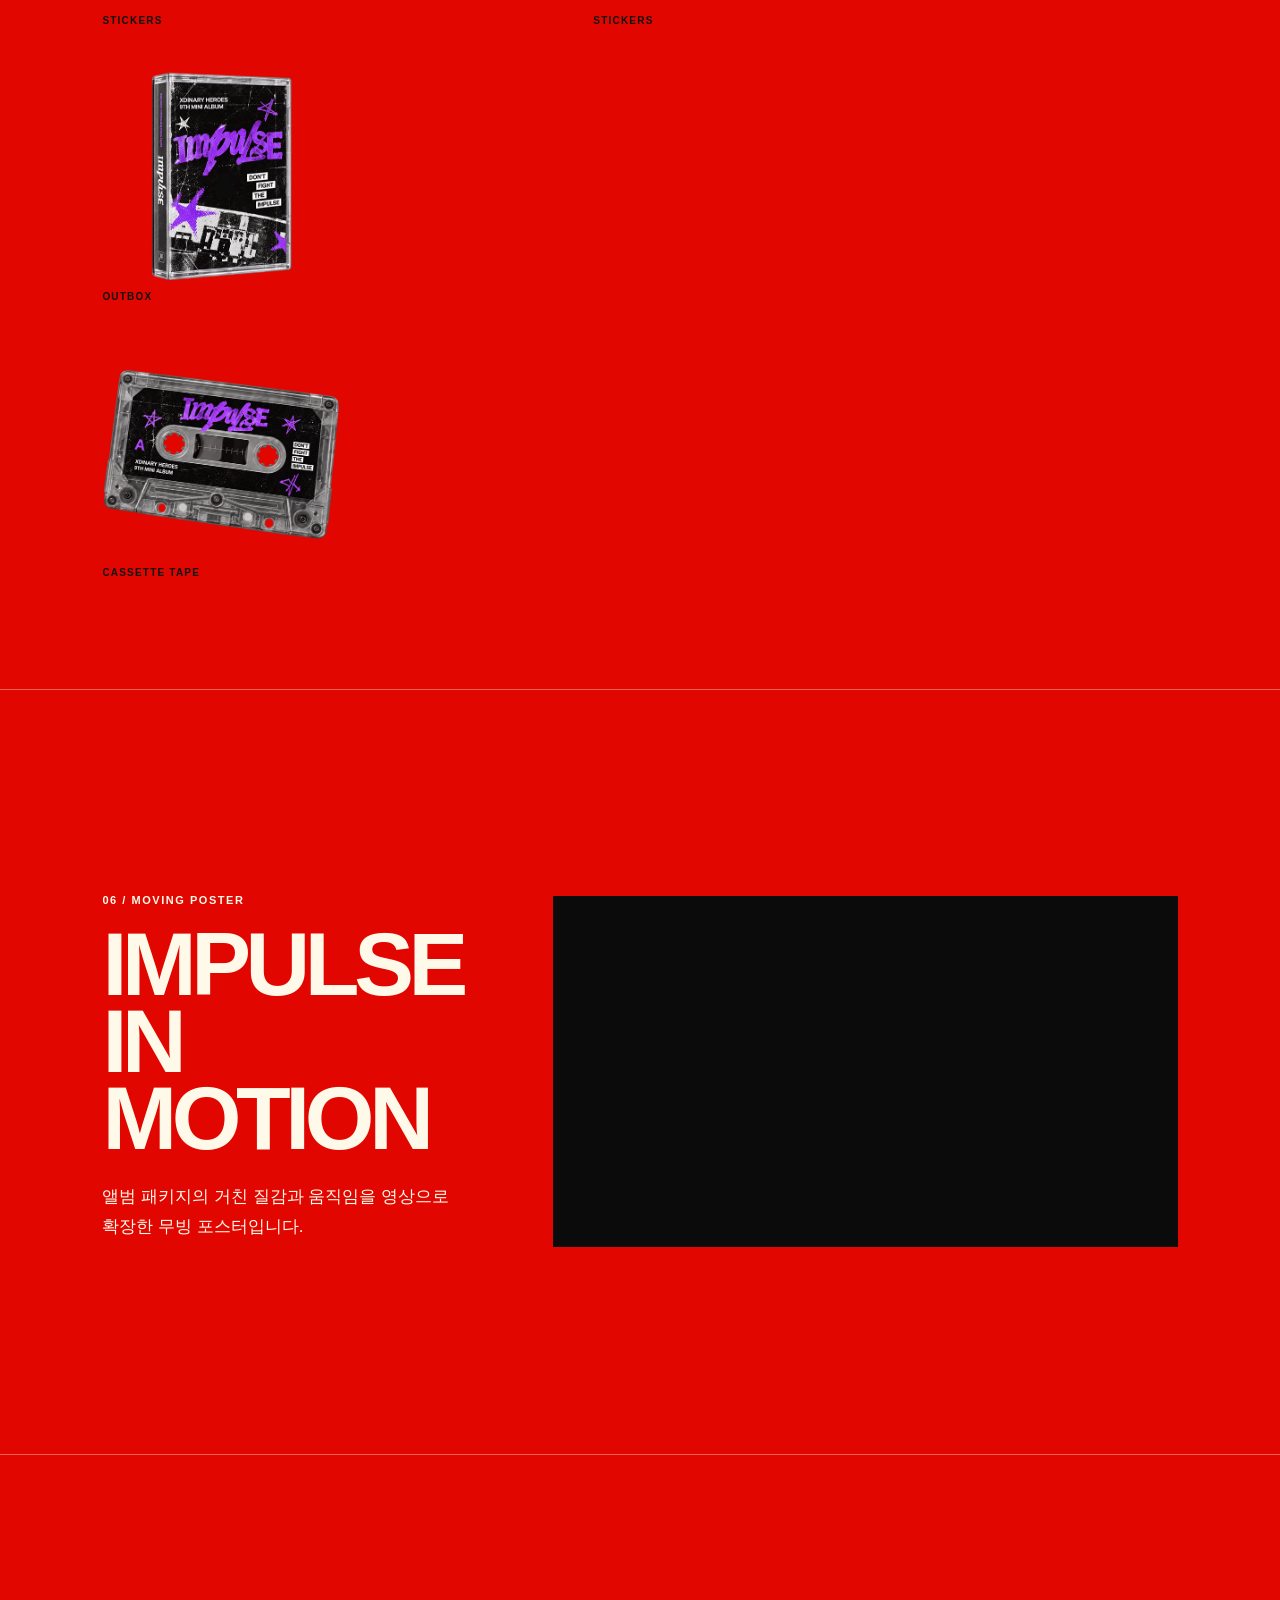
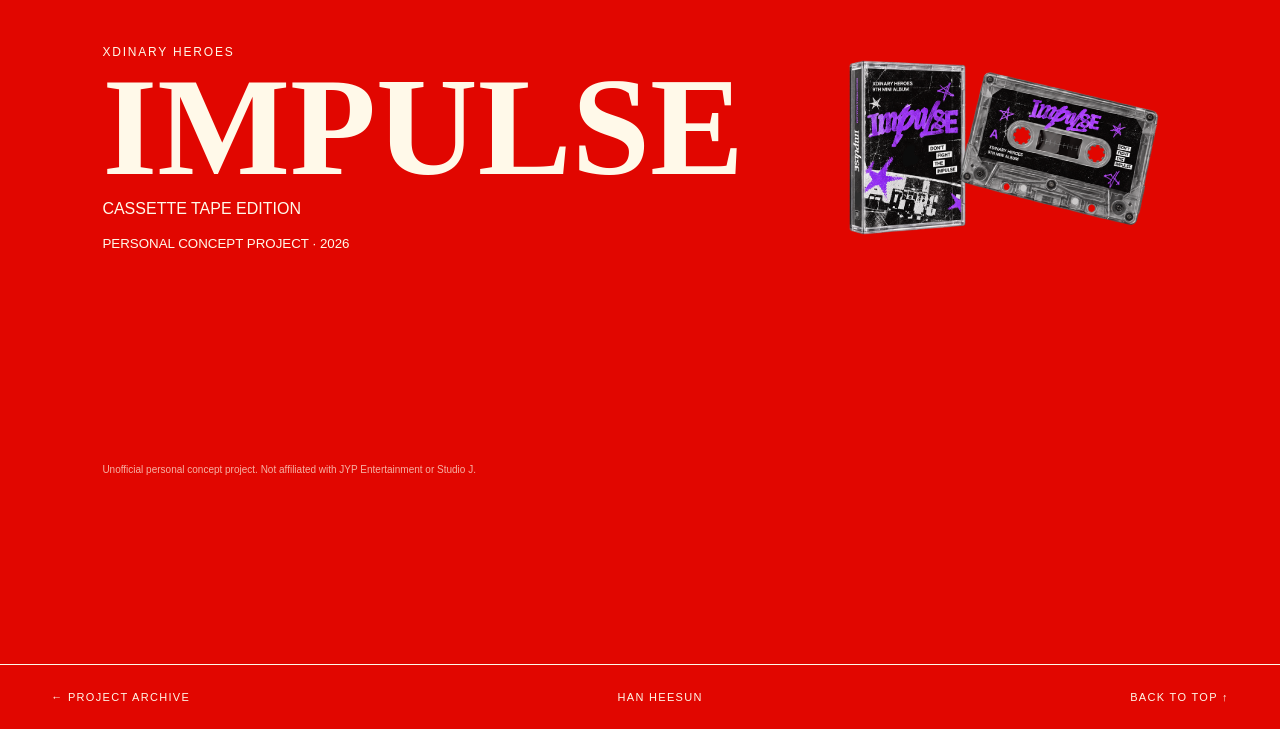
<file: impulse.html>
<!doctype html>
<html lang="ko">
<head>
    <meta charset="utf-8">
    <meta name="viewport" content="width=device-width,initial-scale=1">
    <title>IMPULSE Cassette Tape Edition · 한희선</title>
    <link rel="icon" href="favicon.ico">
    <link rel="stylesheet" href="css/impulse-case.css">
    <link rel="stylesheet" href="css/impulse-refinements.css?v=20260924-13">
</head>
<body>
    <header class="case-nav"><a href="index.html#page6">← PROJECT ARCHIVE</a><span>IMPULSE</span><a href="#moving-poster">MOVING POSTER ↓</a></header>
    <main>
        <section class="case-hero" id="top">
            <div class="hero-copy"><p class="eyebrow">XDINARY HEROES — IMPULSE</p><h1>CASSETTE<br>TAPE EDITION</h1><p class="hero-sub">Personal Concept Project</p><div class="role"><b>ROLE</b><span>Art Direction / Graphic Design / Package Design / Retouching</span><small>AI-assisted visual exploration / Final composition &amp; retouching in Adobe Photoshop</small></div></div>
            <div class="hero-products"><img src="images/impulse-outbox.png" alt="IMPULSE cassette outbox"><img src="images/impulse-cassette.png" alt="IMPULSE cassette tape"></div>
        </section>
        <section class="overview"><p class="section-no">01 / PROJECT OVERVIEW</p><h2>Digital noise,<br>made physical.</h2><div><p>디지털 중심으로 소비되는 앨범을 아날로그 매체인 카세트테이프로 재해석한 개인 콘셉트 프로젝트입니다.</p><p>‘IMPULSE’의 즉흥적이고 거친 에너지를 그런지 텍스처, 불규칙한 스타 그래픽, 흑백 대비와 선명한 바이올렛 포인트로 시각화했습니다.</p><small>Visual Identity / Package Design / Graphic Design</small></div></section>
        <section class="visual-system"><p class="section-no">02 / CONCEPT &amp; VISUAL SYSTEM</p><div class="system-grid"><h2>IMPULSE<br>ANALOG<br>DISTORTION<br>YOUTH</h2><ul><li><i class="black"></i>BLACK</li><li><i class="offwhite"></i>OFF WHITE</li><li><i class="violet"></i>ELECTRIC VIOLET</li><li>HALFTONE</li><li>SCRATCH</li><li>HAND-DRAWN STAR</li><li>ROUGH TYPOGRAPHY</li></ul></div></section>
        <section class="package-hero"><p class="section-no">03 / PACKAGE MOCKUP</p><div><img src="images/impulse-outbox.png" alt="IMPULSE outbox package"><img src="images/impulse-cassette.png" alt="IMPULSE cassette package"></div></section>
        <section class="components" id="components"><div class="section-heading"><p class="section-no">04 / PACKAGE COMPONENTS</p><h2>A complete album,<br>built as one system.</h2><p>Outbox · Cassette Tape · Lyric Book · Photocard · Sticker Set · Message Photocard · Mini Poster · QR Card · Cassette Label Card</p></div><a href="images/impulse-components.png" target="_blank" rel="noopener"><img src="images/impulse-components.png" alt="IMPULSE complete package components"><span>VIEW ORIGINAL ↗</span></a></section>
        <section class="detail-design"><p class="section-no">05 / DETAIL DESIGN</p><div class="detail-grid"><figure class="detail-asset detail-lyric"><img src="images/impulse-lyric-book.png" alt="Lyric book"><figcaption>LYRIC BOOK</figcaption></figure><figure class="detail-asset detail-poster"><img src="images/impulse-mini-poster.png" alt="Mini poster track list"><figcaption>MINI POSTER (TRACKLIST)</figcaption></figure><figure class="detail-asset"><img src="images/impulse-stickers.png" alt="Sticker set"><figcaption>STICKERS</figcaption></figure><figure class="detail-asset"><img src="images/impulse-sticker-tape.png" alt="Cassette sticker graphics"><figcaption>STICKERS</figcaption></figure><figure class="detail-asset"><img src="images/impulse-outbox.png" alt="Outbox"><figcaption>OUTBOX</figcaption></figure><figure class="detail-asset"><img src="images/impulse-cassette.png" alt="Cassette tape"><figcaption>CASSETTE TAPE</figcaption></figure></div></section>
        <section class="moving-poster" id="moving-poster"><div><p class="section-no">06 / MOVING POSTER</p><h2>IMPULSE<br>IN MOTION</h2><p>앨범 패키지의 거친 질감과 움직임을 영상으로 확장한 무빙 포스터입니다.</p></div><div class="moving-poster-frame"><iframe src="https://www.youtube.com/embed/igFnDTV1Lus?autoplay=1&amp;mute=1&amp;playsinline=1&amp;rel=0" title="IMPULSE moving poster" allow="autoplay; encrypted-media; picture-in-picture" allowfullscreen></iframe></div></section>
        <section class="final-mockup"><div><p class="final-kicker">XDINARY HEROES</p><h2>IMPULSE</h2><p>CASSETTE TAPE EDITION</p><small>PERSONAL CONCEPT PROJECT · 2026</small></div><div class="final-products"><img src="images/impulse-outbox.png" alt="IMPULSE final outbox"><img src="images/impulse-cassette.png" alt="IMPULSE final cassette"></div><p class="legal">Unofficial personal concept project. Not affiliated with JYP Entertainment or Studio J.</p></section>
    </main>
    <footer class="case-footer"><a href="index.html#page6">← PROJECT ARCHIVE</a><span>HAN HEESUN</span><a href="#top">BACK TO TOP ↑</a></footer>
</body>
</html>
</file>
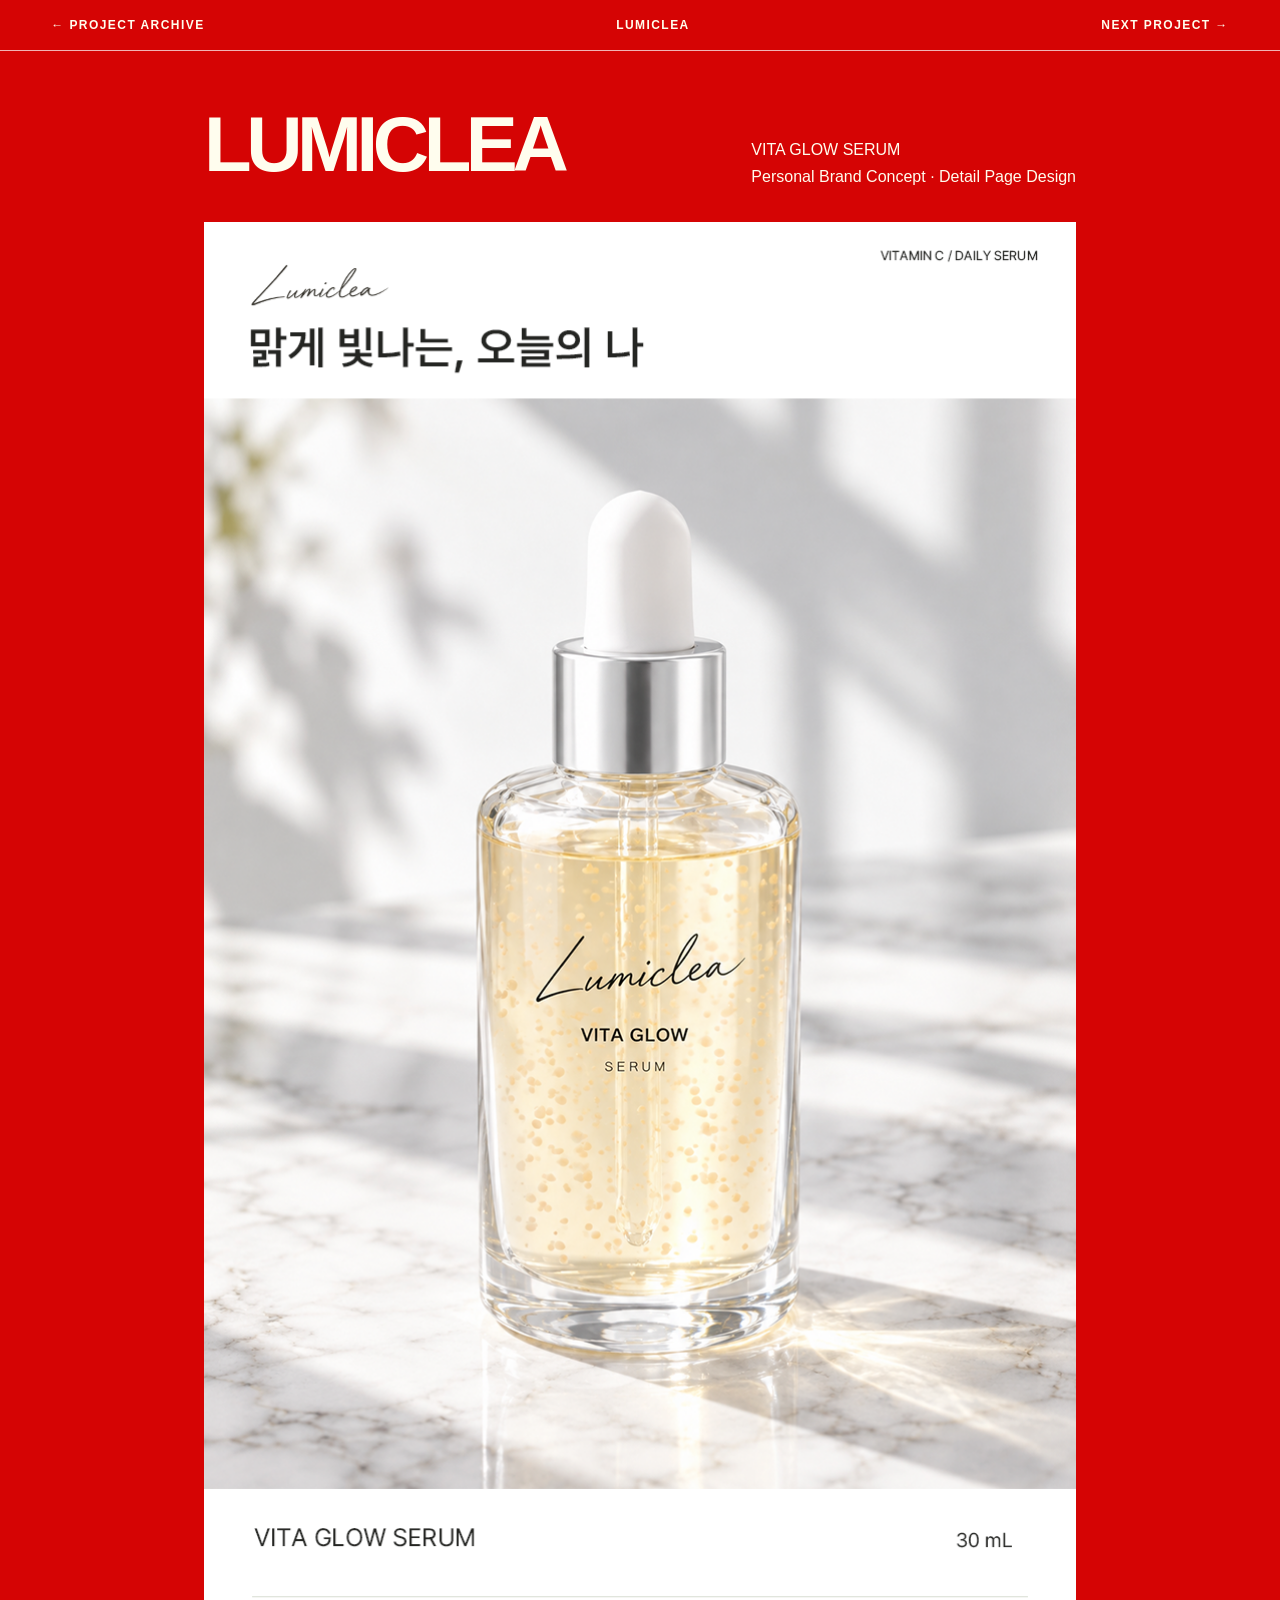
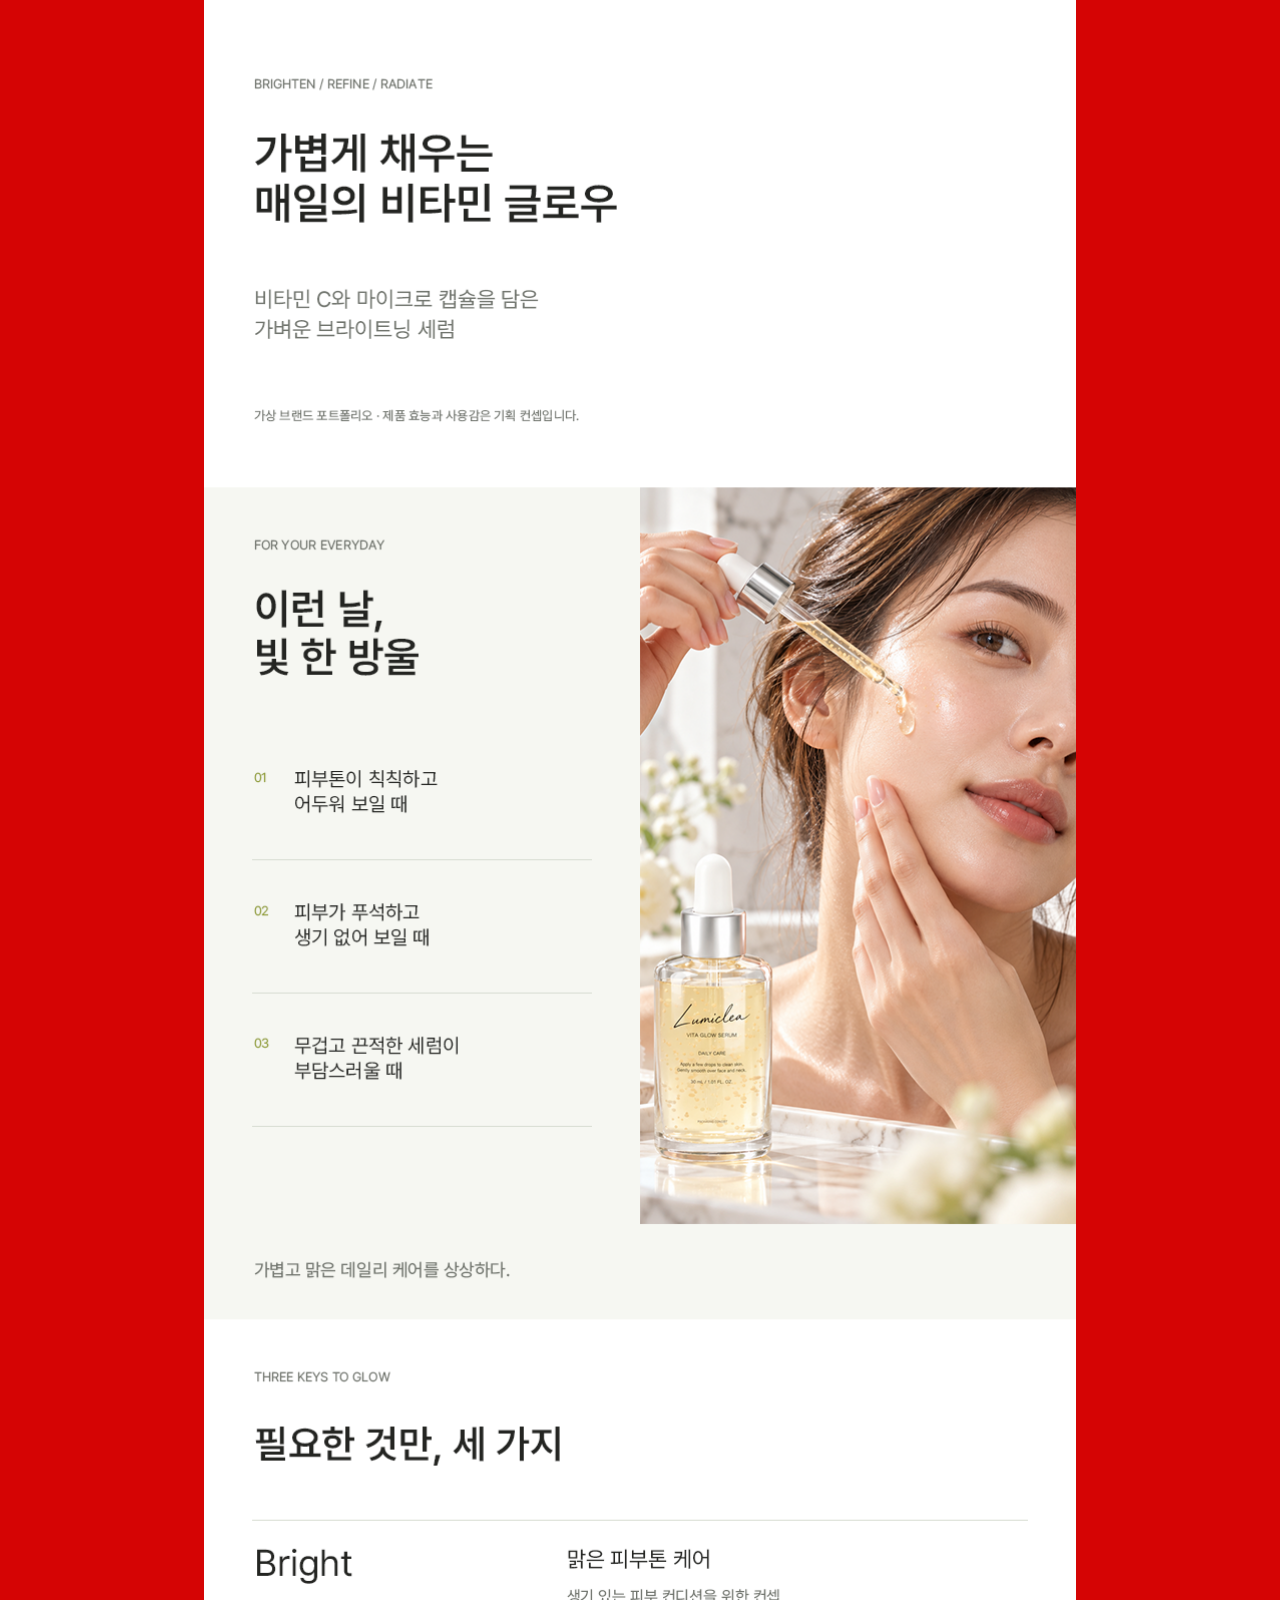
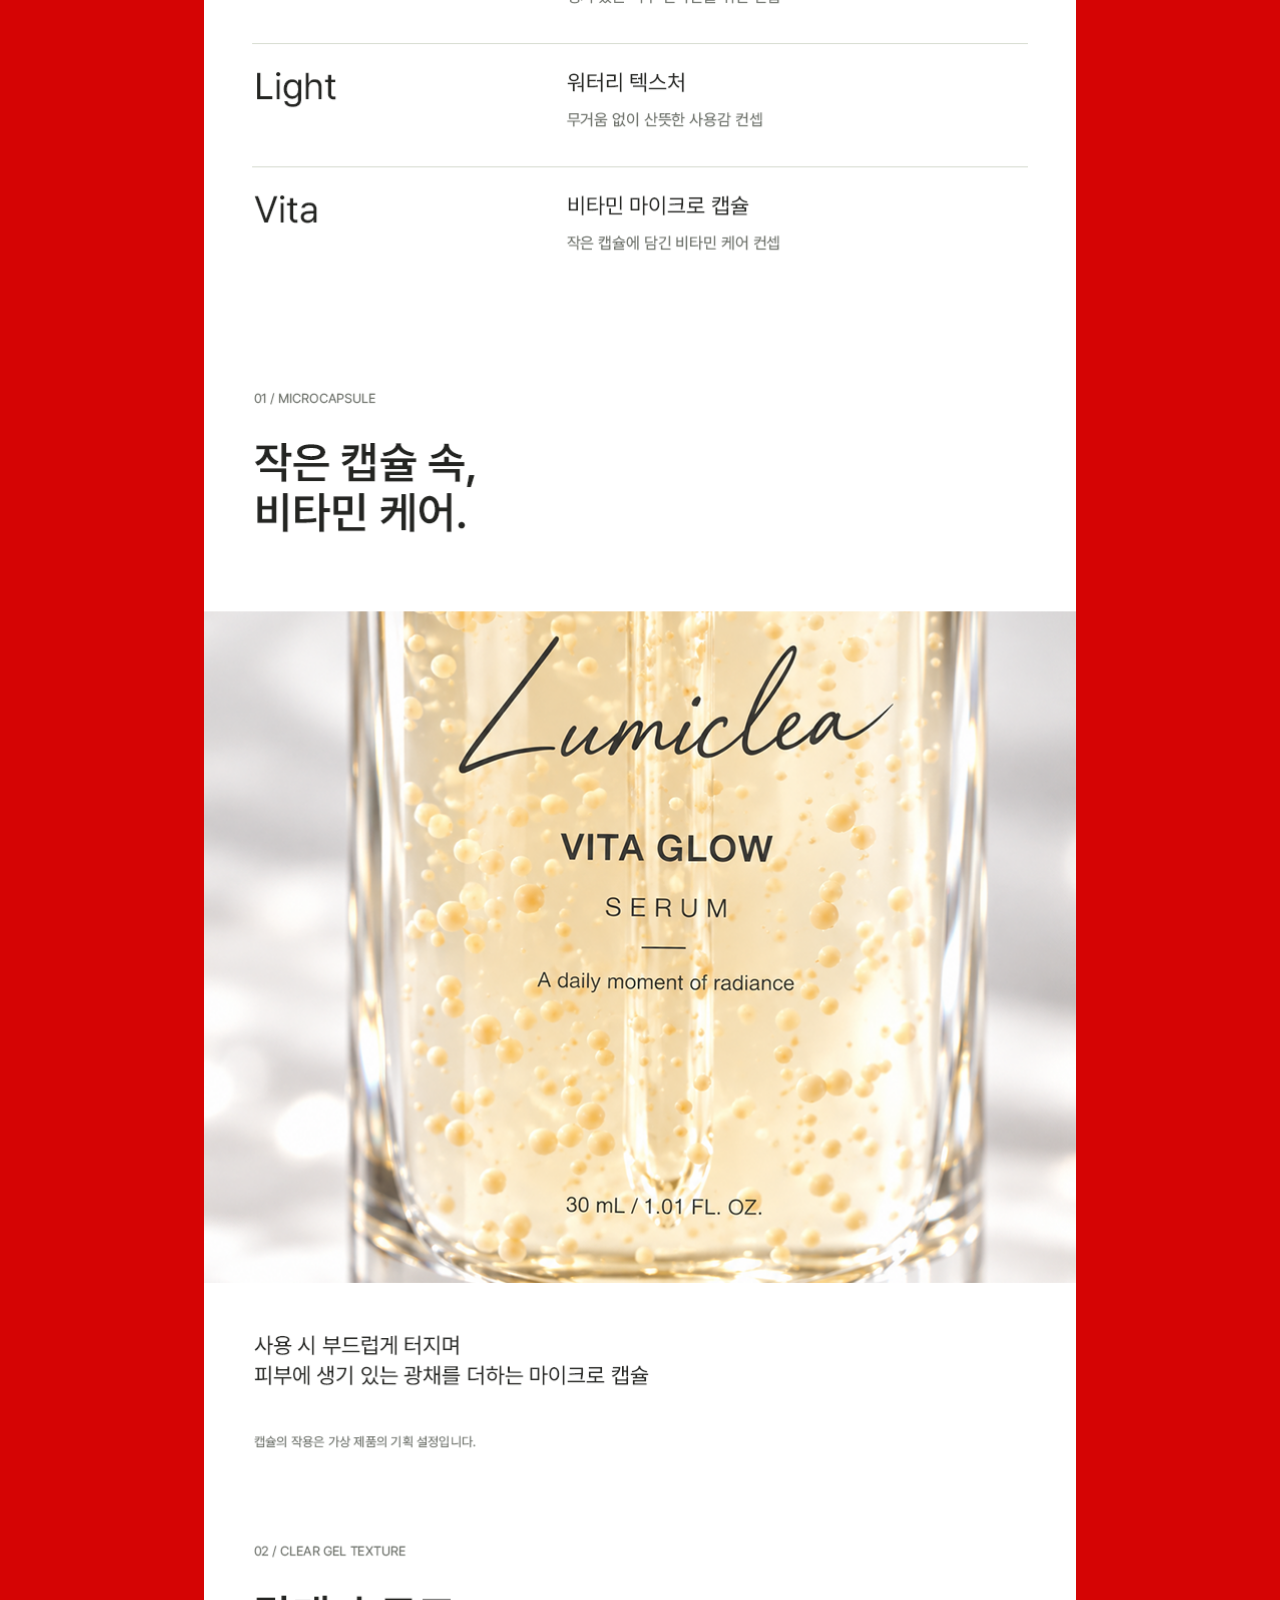
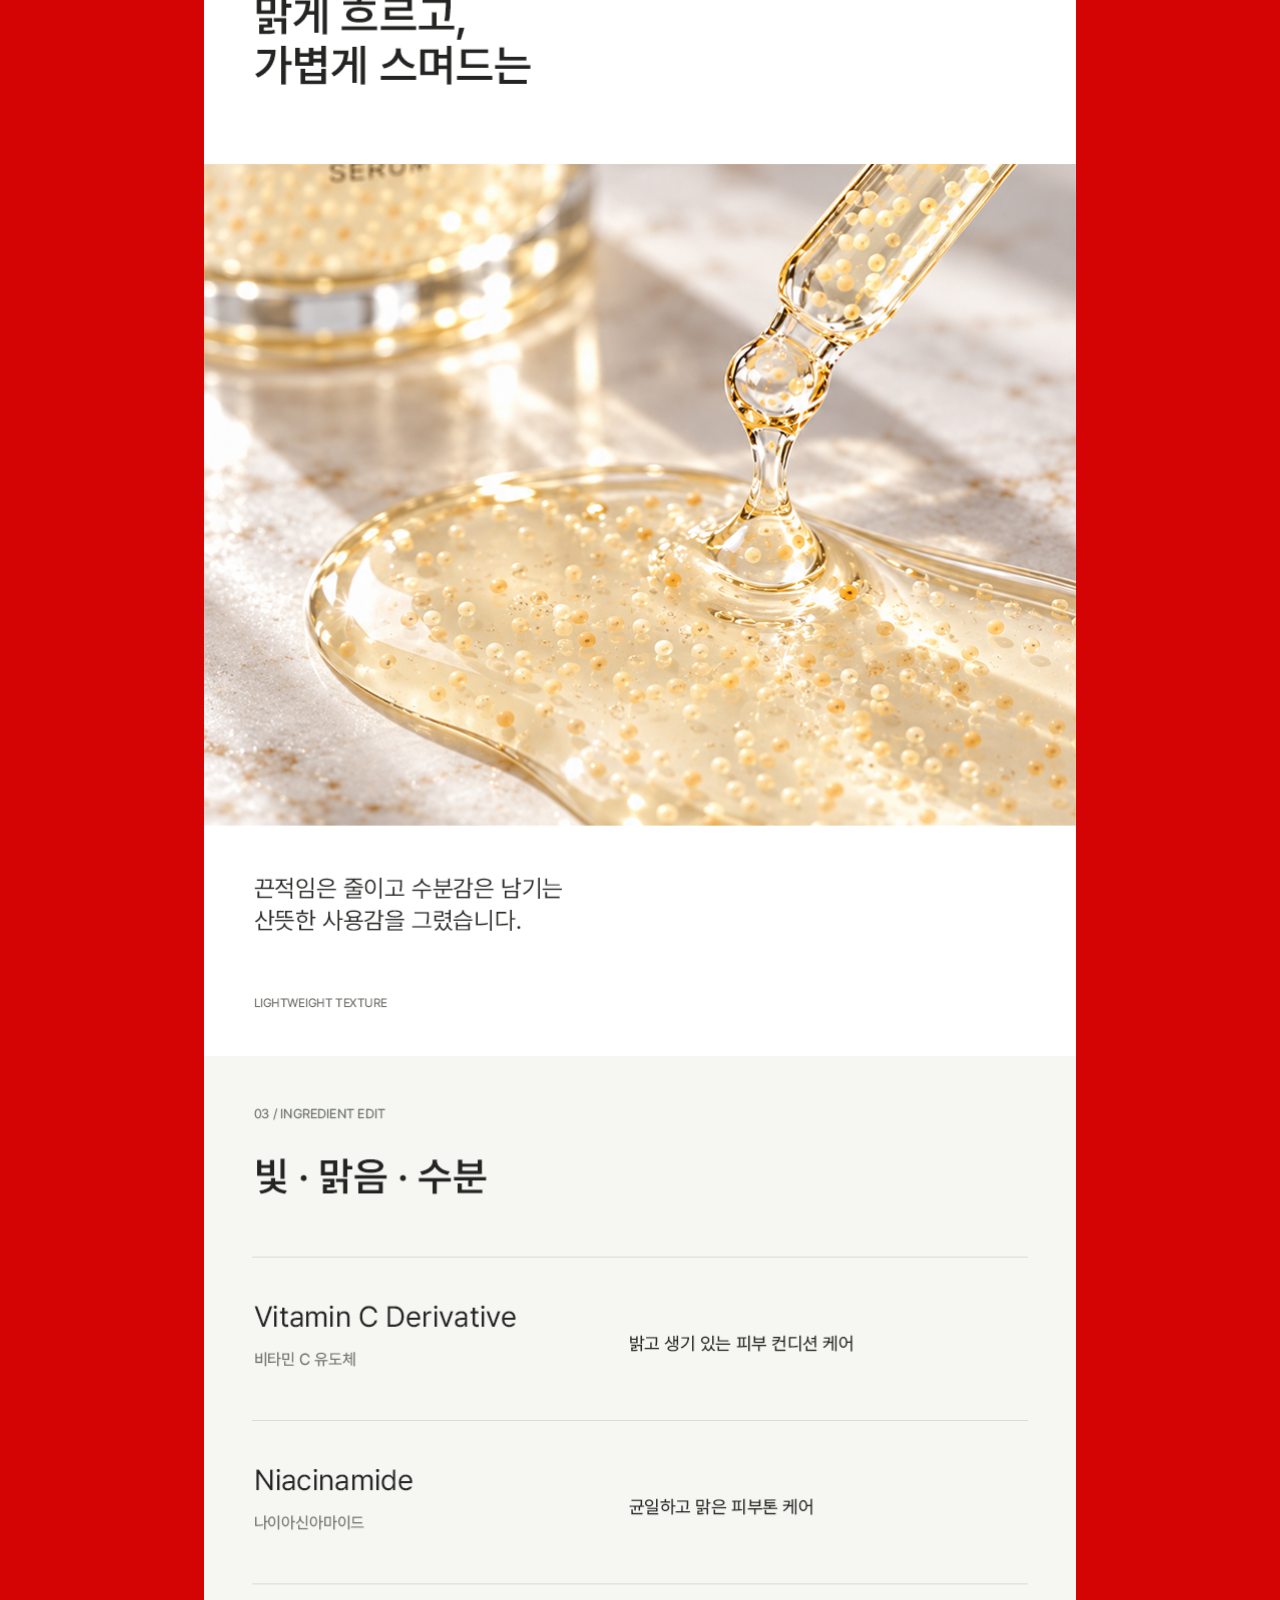
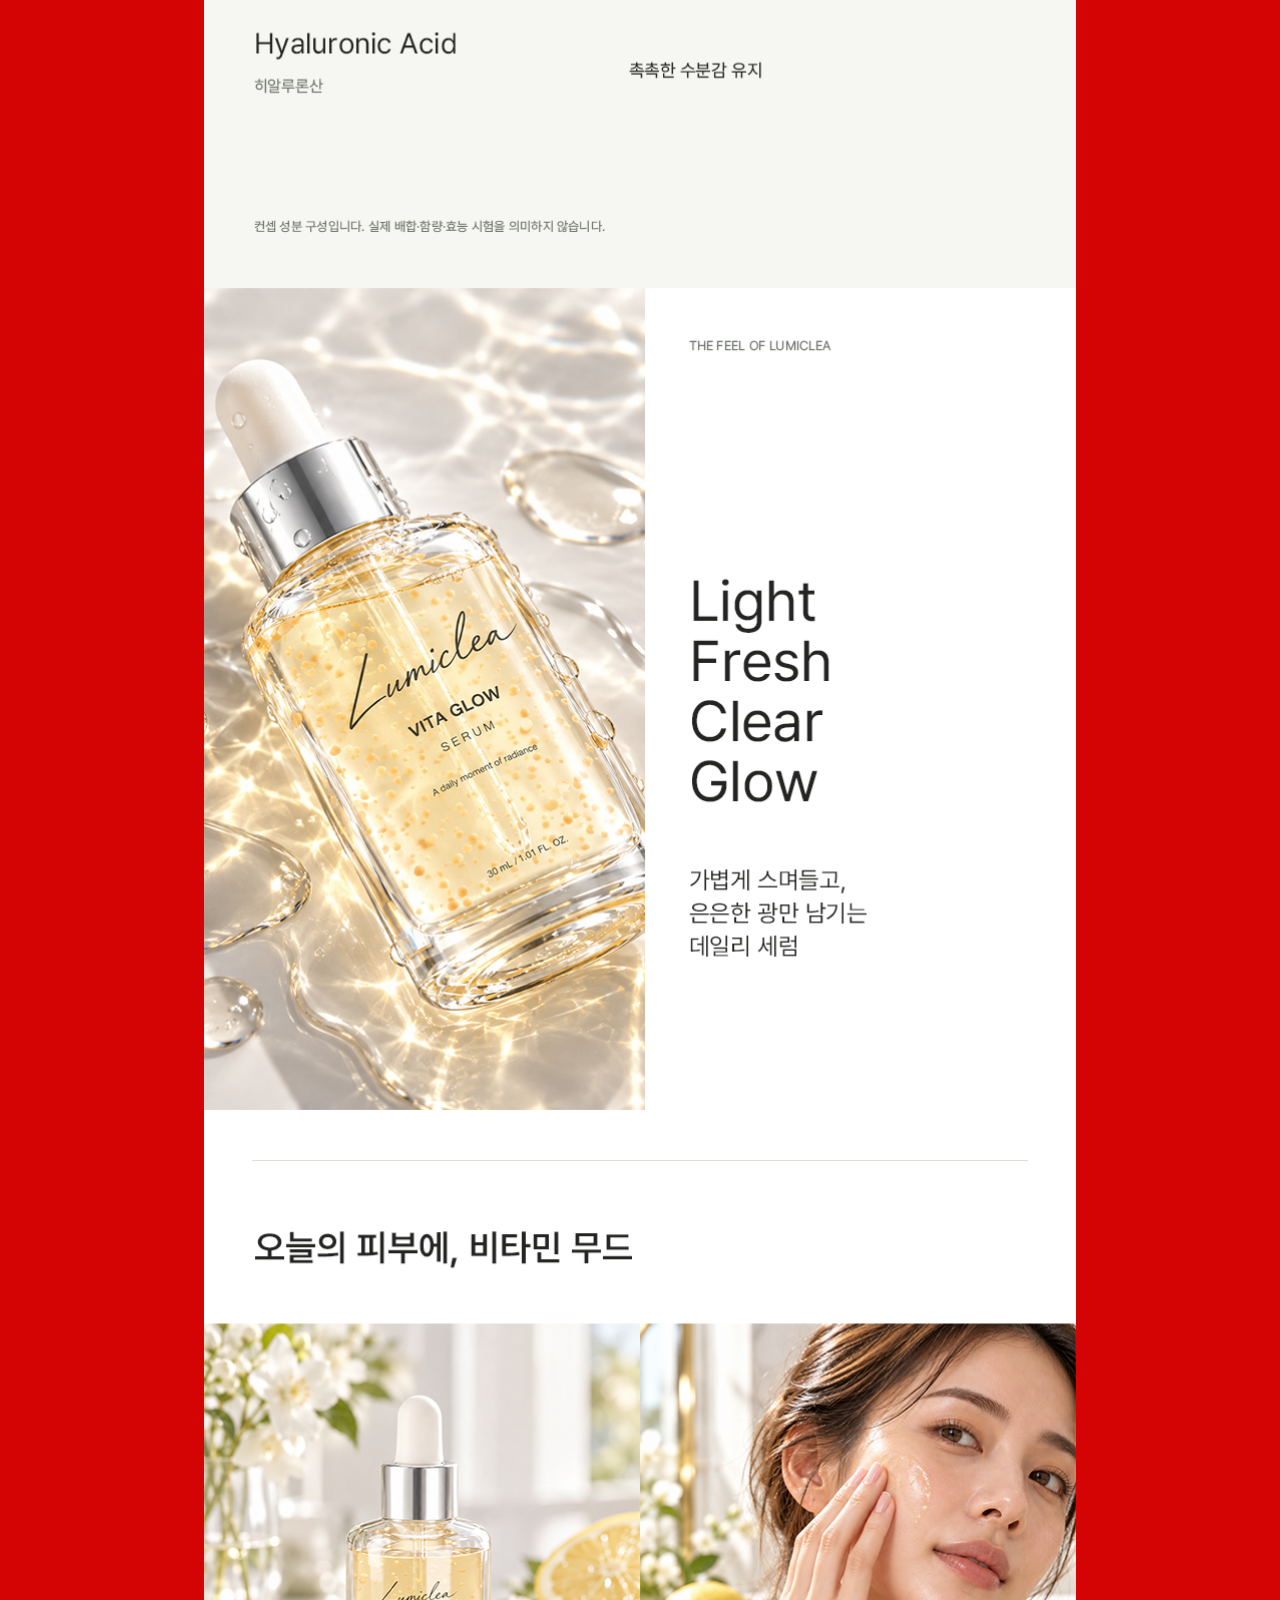
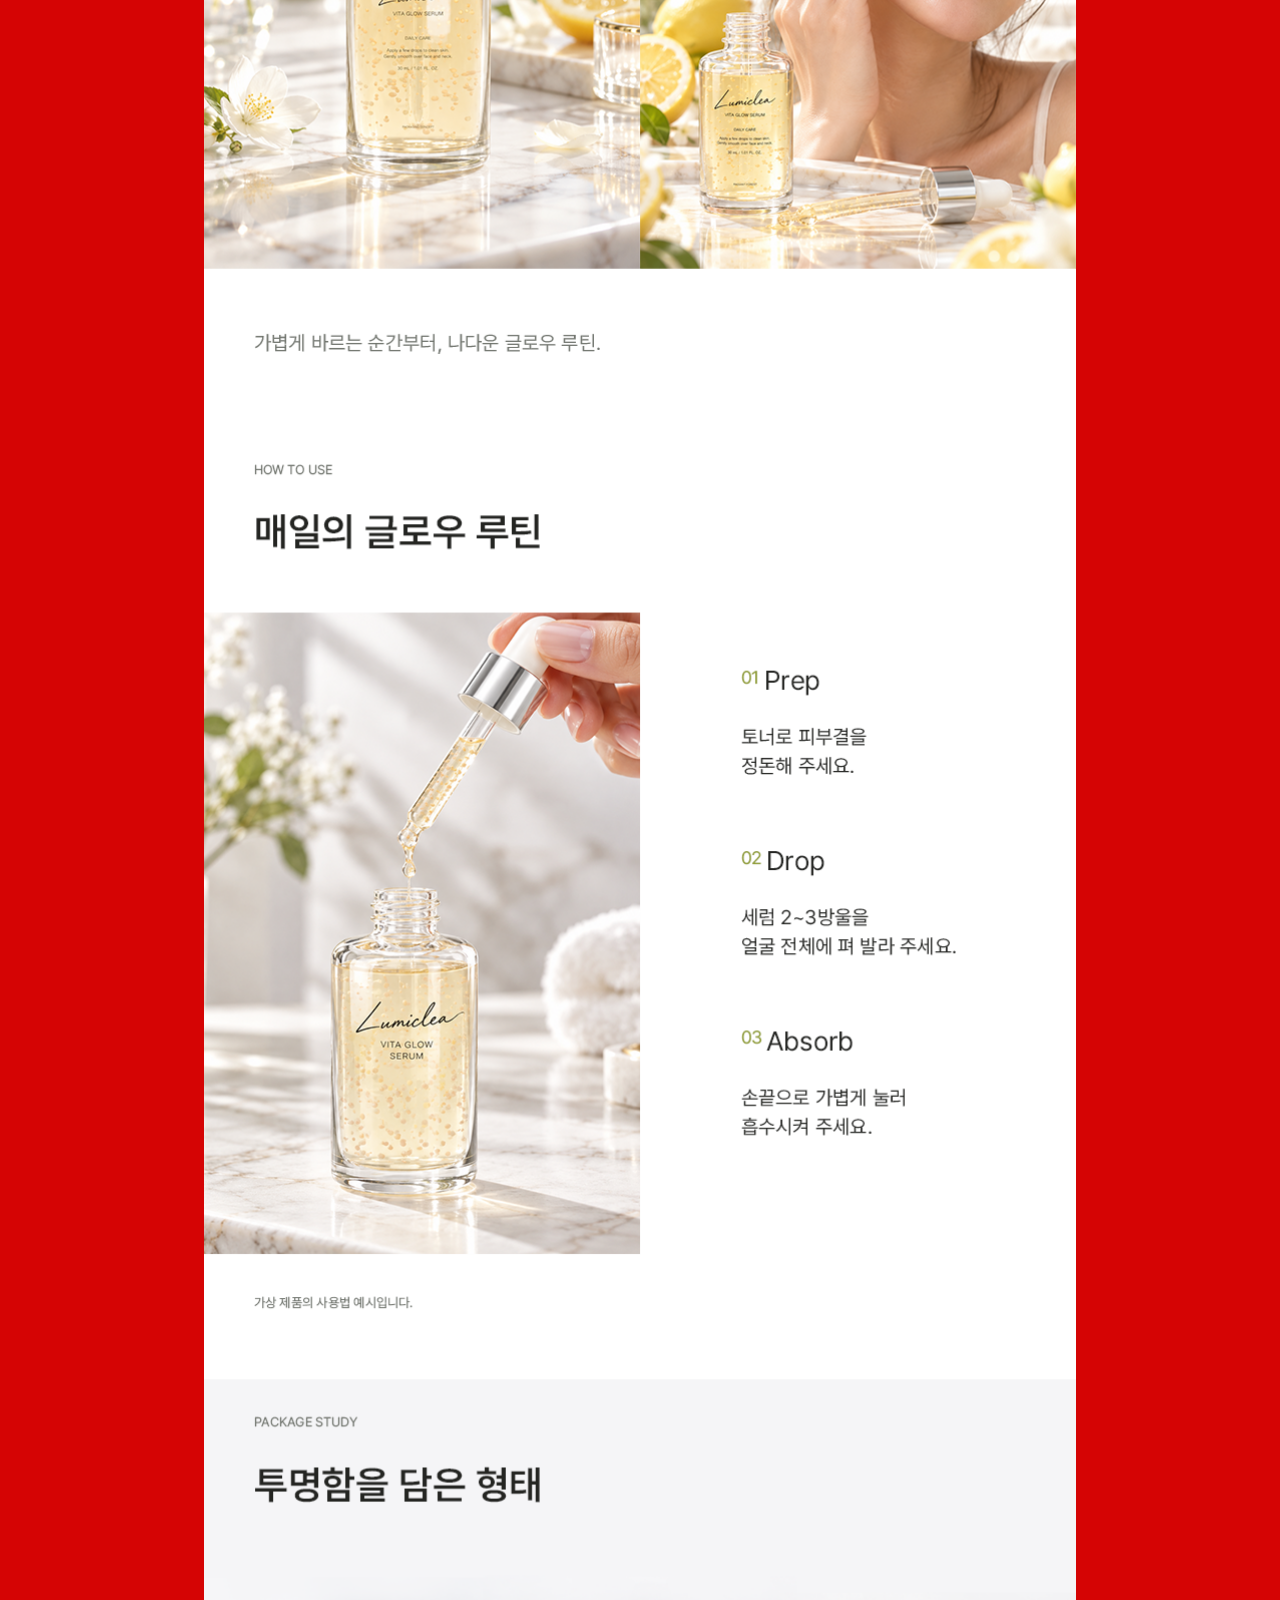
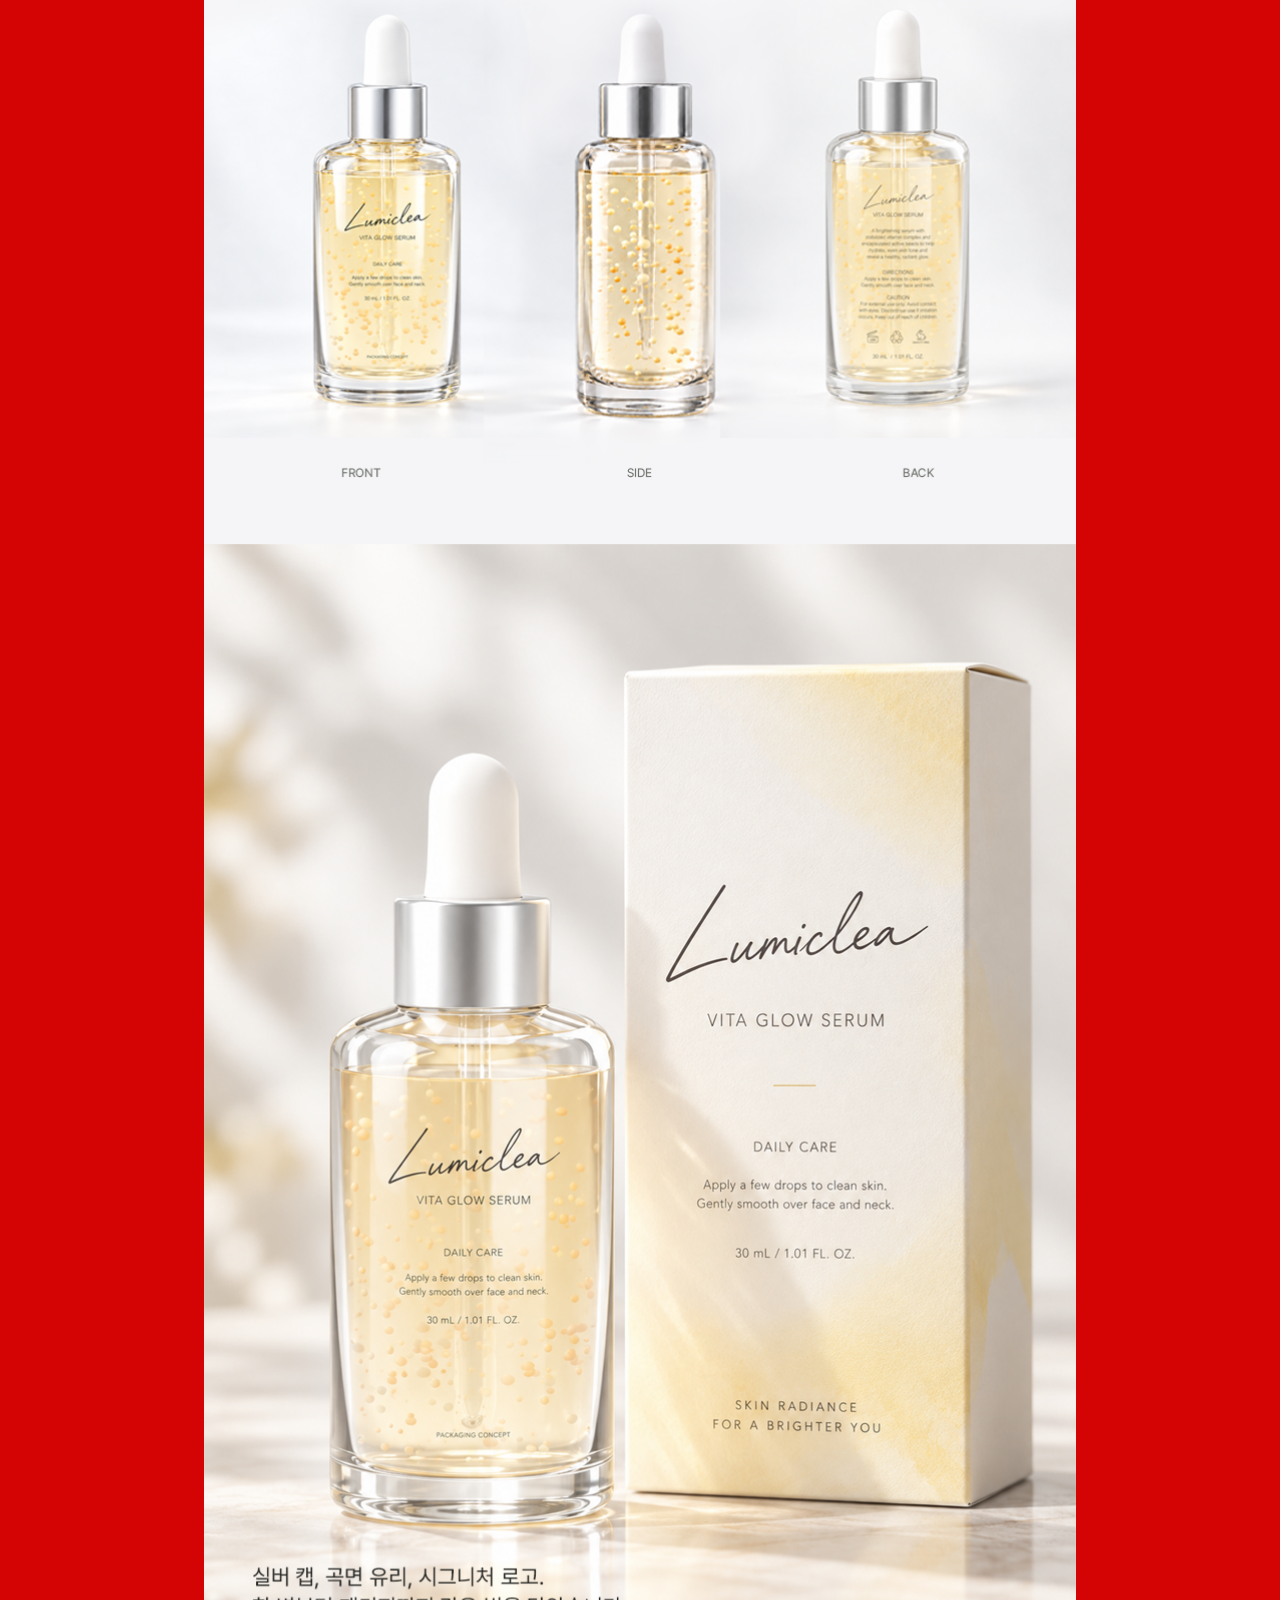
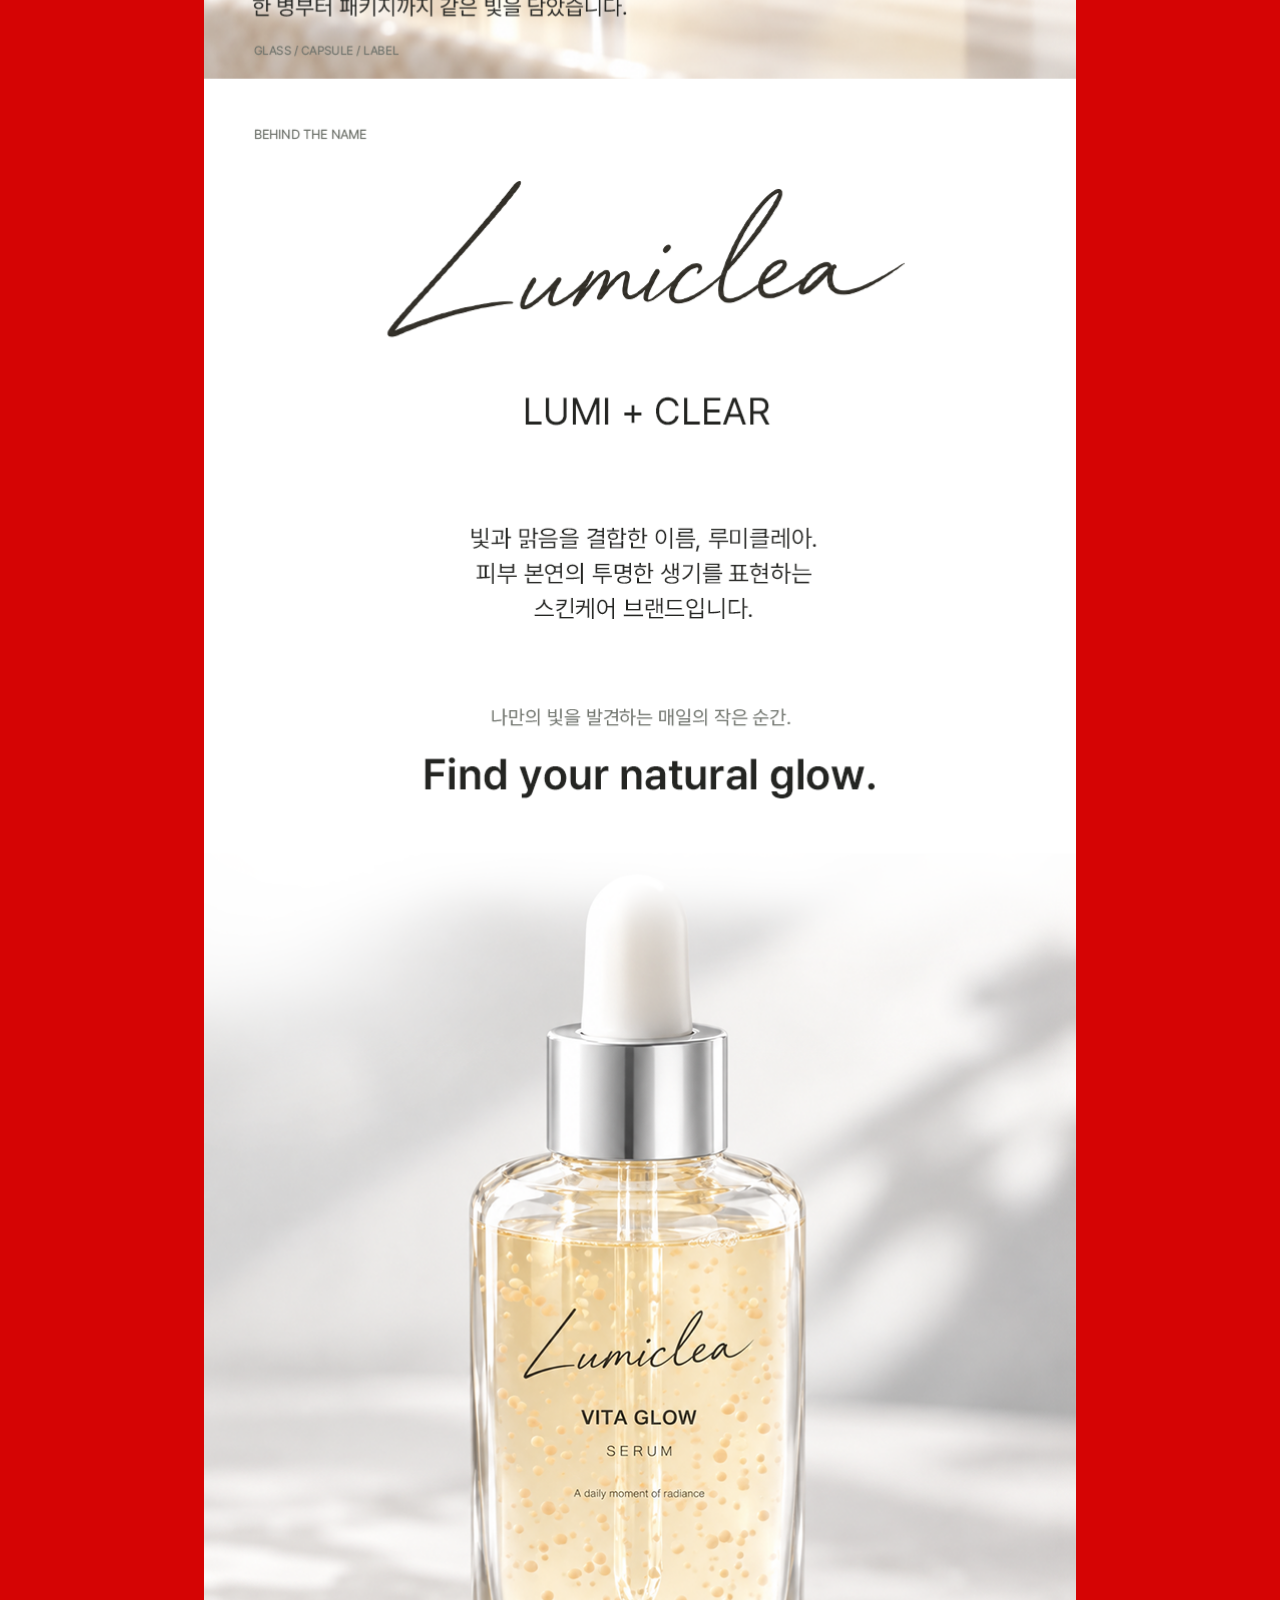
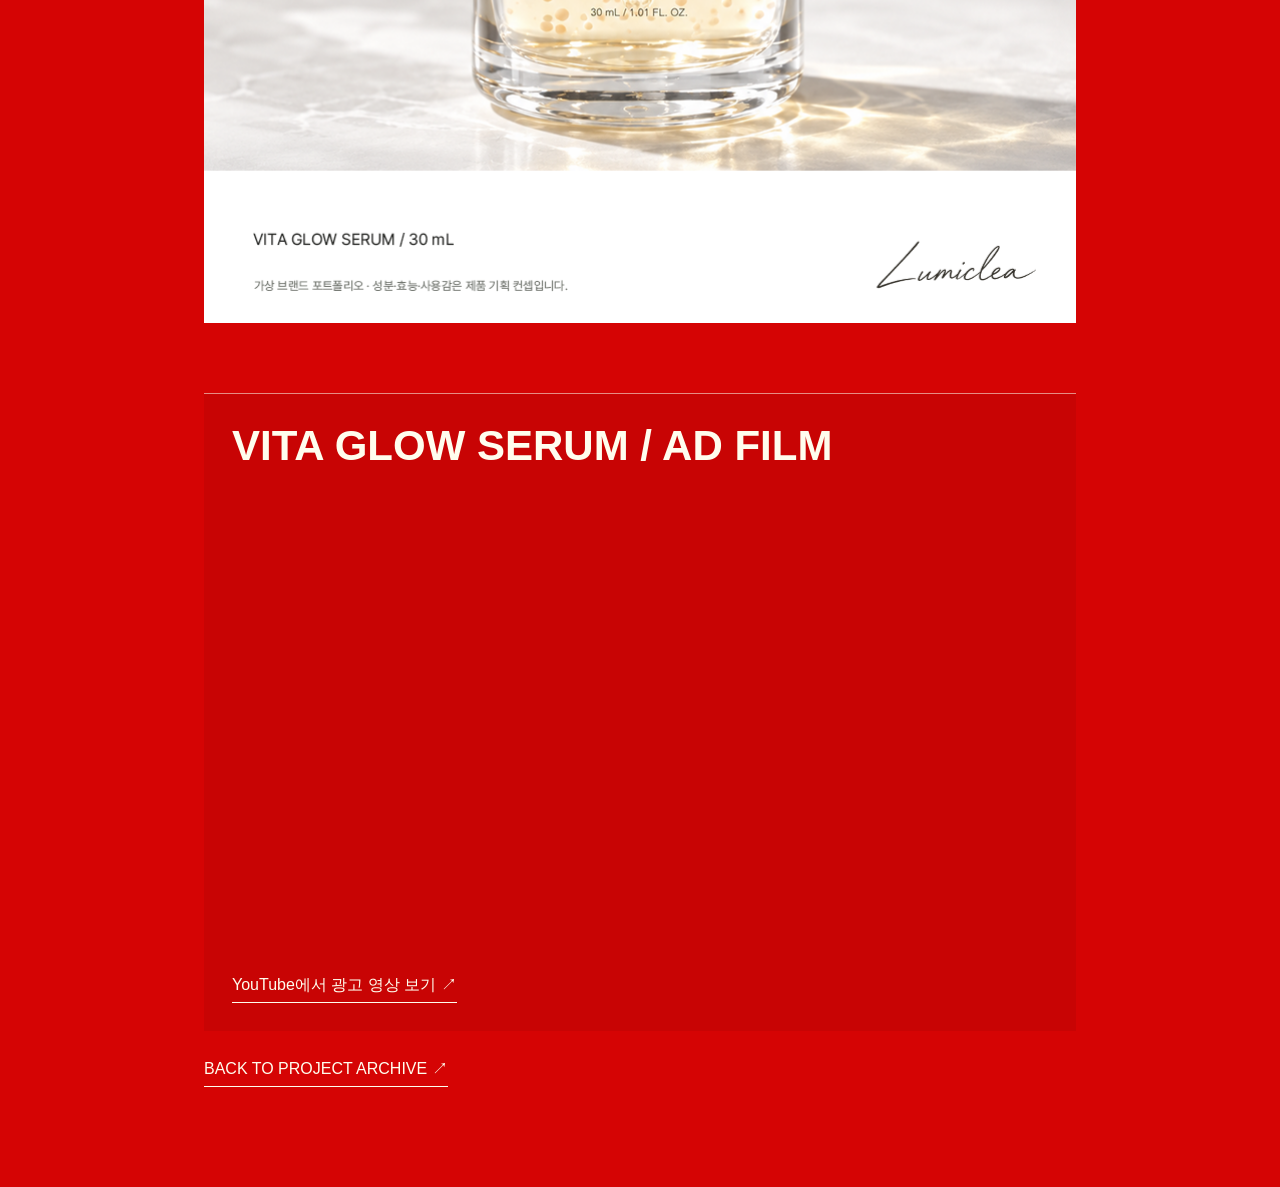
<file: lumiclea.html>
<!doctype html>
<html lang="ko">
<head>
  <meta charset="utf-8">
  <meta name="viewport" content="width=device-width, initial-scale=1">
  <title>Lumiclea Vita Glow Serum · 상세페이지</title>
  <style>
    *{box-sizing:border-box}html{scroll-behavior:smooth}body{margin:0;background:#f5f5f1;color:#25231f;font-family:Arial,sans-serif}.bar{position:sticky;top:0;z-index:2;display:flex;justify-content:space-between;padding:18px 4vw;background:#d8c9b8;color:#fff;border-bottom:1px solid rgba(255,255,255,.7);font-size:12px;font-weight:700;letter-spacing:.12em}.wrap{max-width:920px;margin:0 auto;padding:48px 24px 100px}.intro{display:flex;justify-content:space-between;gap:30px;align-items:end;margin-bottom:32px}.intro h1{margin:0;font-size:clamp(38px,7vw,78px);letter-spacing:-.07em}.intro p{margin:0;line-height:1.7}.detail-image{display:block;width:100%;height:auto;box-shadow:0 18px 50px rgba(75,63,48,.14)}.video{margin-top:70px;background:#e8e2da;padding:28px}.video h2{margin:0 0 18px;font-size:clamp(24px,4vw,42px)}.video iframe{display:block;width:100%;aspect-ratio:16/9;border:0}.back{display:inline-block;margin-top:28px;color:inherit;text-decoration:none;border-bottom:1px solid;padding-bottom:6px}@media(max-width:700px){.bar{padding:14px 18px;font-size:10px}.wrap{padding:30px 16px 70px}.intro{display:block}.intro p{margin-top:14px}.video{margin-top:42px;padding:18px}}
    body{background:#d50404;color:#fffdee}.bar{background:#d50404;color:#fffdee}.bar a{color:inherit;text-decoration:none}.bar a:focus-visible{outline:2px solid currentColor;outline-offset:4px}.video{background:#c80404;border-top:1px solid rgba(255,253,238,.55);color:#fffdee}.detail-image{box-shadow:none}.back{color:#fffdee}
  </style>
</head>
<body>
  <nav class="bar"><a href="index.html#page8">← PROJECT ARCHIVE</a><span>LUMICLEA</span><a href="index.html#page9">NEXT PROJECT →</a></nav>
  <main class="wrap"><div class="intro"><h1>LUMICLEA</h1><p>VITA GLOW SERUM<br>Personal Brand Concept · Detail Page Design</p></div><img class="detail-image" src="images/루미클레아 상세페이지.png" alt="루미클레아 비타민 세럼 상세페이지"><section class="video" id="film"><h2>VITA GLOW SERUM / AD FILM</h2><iframe src="https://www.youtube.com/embed/ehN0W8TIuiw?rel=0" title="Lumiclea Vita Glow Serum advertisement" allow="autoplay; encrypted-media; picture-in-picture" allowfullscreen></iframe><a class="back" href="https://youtu.be/ehN0W8TIuiw" target="_blank" rel="noopener">YouTube에서 광고 영상 보기 ↗</a></section><a class="back" href="index.html#page8">BACK TO PROJECT ARCHIVE ↗</a></main>
</body>
</html>
</file>
<file: css/impulse-case.css>
*{box-sizing:border-box}html{scroll-behavior:smooth}body{margin:0;background:#e10600;color:#fff9e9;font-family:Pretendard,Arial,sans-serif}.case-nav{position:sticky;top:0;z-index:20;display:flex;justify-content:space-between;padding:18px 4vw;border-bottom:1px solid rgba(255,249,233,.45);background:rgba(225,6,0,.94);backdrop-filter:blur(10px)}a{color:inherit;text-decoration:none}.case-nav a,.case-nav span,.section-no{font-size:11px;font-weight:700;letter-spacing:.14em}.case-hero{min-height:100svh;display:grid;grid-template-columns:1fr .9fr;gap:7vw;align-items:center;padding:9vw 7vw 7vw}.eyebrow{color:#d7ff00;font-size:12px;font-weight:800;letter-spacing:.16em}.case-hero h1{margin:14px 0 20px;font-family:Georgia,serif;font-size:clamp(66px,9vw,150px);line-height:.82;letter-spacing:-.07em}.hero-sub{font-size:clamp(22px,2vw,34px);font-weight:800}.role{margin-top:48px;font-size:13px;line-height:1.8}.role b{display:block;color:#d7ff00;letter-spacing:.16em}.role small{display:block;opacity:.75}.hero-products{display:flex;align-items:center}.hero-products img{width:52%;max-height:480px;object-fit:contain;filter:drop-shadow(0 25px 25px rgba(45,0,0,.3));transition:.35s}.hero-products img:last-child{margin-left:-8%;transform:rotate(5deg)}.hero-products img:hover{transform:scale(1.05)}.hero-products img:last-child:hover{transform:rotate(5deg) scale(1.05)}section:not(.case-hero){padding:110px 8vw;border-top:1px solid rgba(255,249,233,.38)}.overview{display:grid;grid-template-columns:.45fr 1fr 1fr;gap:5vw}.overview h2,.visual-system h2,.section-heading h2{font-size:clamp(44px,6vw,88px);line-height:.92;letter-spacing:-.065em;margin:0}.overview>div p{font-size:18px;line-height:1.8;margin:0 0 18px}.overview small{color:#d7ff00}.visual-system .section-no{margin-bottom:50px}.system-grid{display:grid;grid-template-columns:1.2fr .8fr;gap:8vw}.system-grid ul{list-style:none;margin:0;padding:0;border-top:1px solid}.system-grid li{display:flex;align-items:center;gap:12px;padding:15px 0;border-bottom:1px solid;font-size:13px;letter-spacing:.13em}.system-grid i{width:17px;height:17px;border:1px solid #fff}.black{background:#0b0b0b}.offwhite{background:#fff9e9}.violet{background:#c83cff}.package-hero>div{display:grid;grid-template-columns:.8fr 1.2fr;align-items:center;gap:4vw}.package-hero img{width:100%;height:560px;object-fit:contain;transition:.35s}.package-hero img:hover{transform:scale(1.04)}.components{display:grid;grid-template-columns:.65fr 1.35fr;gap:6vw;align-items:start}.section-heading p:last-child{font-size:13px;line-height:1.8;color:#d7ff00}.components a{display:block;background:#f1eee8;padding:18px;color:#111}.components img{display:block;width:100%;max-height:900px;object-fit:contain;transition:.35s}.components a:hover img{transform:scale(1.02)}.components span{display:block;padding-top:13px;border-top:1px solid #111;font-size:10px;letter-spacing:.13em}.detail-grid{display:grid;grid-template-columns:repeat(2,1fr);gap:28px;margin-top:42px}.detail-grid figure{margin:0;background:#f1eee8;color:#111;padding:15px;overflow:hidden}.detail-grid img{display:block;width:100%;height:430px;object-fit:contain;transition:.35s}.detail-grid figure:hover img{transform:scale(1.035)}.detail-grid figcaption{padding-top:12px;font-size:10px;font-weight:800;letter-spacing:.12em}.crop{position:relative;height:475px}.crop img{position:absolute;width:230%;height:auto;max-width:none}.lyric-one img{left:-8%;top:-39%}.lyric-two img{left:-58%;top:-39%}.crop figcaption{position:absolute;left:15px;bottom:15px}.final-mockup{min-height:90svh;display:grid;grid-template-columns:.7fr 1.3fr;align-items:center;gap:5vw}.final-kicker{font-size:12px;letter-spacing:.15em}.final-mockup h2{font-family:Georgia,serif;font-size:clamp(76px,11vw,176px);line-height:.8;margin:10px 0}.final-products{display:flex;align-items:center}.final-products img{width:52%;max-height:500px;object-fit:contain}.final-products img:last-child{margin-left:-10%;transform:rotate(6deg)}.legal{grid-column:1/-1;font-size:10px;opacity:.7}.case-footer{display:flex;justify-content:space-between;padding:26px 4vw;border-top:1px solid;font-size:11px;letter-spacing:.12em}@media(max-width:800px){.case-nav{padding:15px 18px}.case-nav span{display:none}.case-hero{grid-template-columns:1fr;padding:90px 22px 55px}.case-hero h1{font-size:clamp(56px,18vw,92px)}.hero-products img{max-height:290px}section:not(.case-hero){padding:68px 22px}.overview,.system-grid,.components,.final-mockup{grid-template-columns:1fr}.overview{gap:28px}.overview h2,.visual-system h2,.section-heading h2{font-size:46px}.package-hero>div{grid-template-columns:1fr}.package-hero img{height:300px}.detail-grid{grid-template-columns:1fr}.detail-grid img{height:300px}.crop{height:345px}.final-products{margin-top:30px}.case-footer{flex-direction:column;gap:15px}}
</file>
<file: css/impulse-refinements.css>
/* Final visual refinements for the IMPULSE case study. */
.eyebrow,
.role b,
.overview small,
.section-heading p:last-child {
    color: #e0b2ff;
}

.violet {
    background: #a84cff;
}

.hero-products {
    display: grid;
    grid-template-columns: minmax(0, .9fr) minmax(0, 1.1fr);
    align-items: center;
    justify-content: stretch;
    gap: clamp(42px, 4vw, 72px);
}

.hero-products img {
    width: 100%;
    max-height: 560px;
    filter: none;
}

.hero-products img:last-child {
    margin-left: 0;
}

.components {
    min-height: 100svh;
    padding-top: 82px !important;
    padding-bottom: 54px !important;
    align-items: center;
}

.components > a {
    justify-self: center;
    width: max-content;
    max-width: 100%;
}

.components img {
    width: auto;
    max-width: 100%;
    height: calc(100svh - 185px);
    max-height: 760px;
}

@media (max-width: 800px) {
    .case-nav {
        gap: 12px;
        padding-left: 16px;
        padding-right: 16px;
    }

    .case-nav a {
        font-size: 9px;
        letter-spacing: .08em;
        white-space: nowrap;
    }

    .case-hero h1 {
        font-size: clamp(44px, 15vw, 62px);
        letter-spacing: -.08em;
        overflow-wrap: normal;
    }

    .hero-products {
        grid-template-columns: 1fr;
        gap: 24px;
    }

    .hero-products img {
        width: 100%;
    }

    .components {
        min-height: 0;
        padding-top: 68px !important;
        padding-bottom: 68px !important;
    }

    .components img {
        width: 100%;
        height: auto;
    }
}

/* Added supplied package assets and the moving-poster destination. */
.detail-design .detail-grid {
    grid-template-columns: repeat(12, minmax(0, 1fr));
    gap: 28px;
    align-items: start;
}

.detail-design .detail-asset {
    display: flex;
    flex-direction: column;
    justify-content: flex-start;
    gap: 10px;
    background: transparent;
    padding: 0;
    height: auto;
    min-height: 0;
}

.detail-design .detail-asset img {
    height: 280px;
    object-fit: contain;
    margin: 0;
}

.detail-design .detail-grid > figure {
    background: transparent;
    padding: 0;
    height: auto;
    min-height: 0;
    align-self: start;
}

.detail-design .detail-grid > figure figcaption {
    margin: 0;
    padding-top: 0;
}

.detail-design .detail-lyric {grid-column: span 7}
.detail-design .detail-grid > figure:nth-child(2) {grid-column: span 5}
.detail-design .detail-grid > figure:nth-child(3) {grid-column: span 4}
.detail-design .detail-poster {grid-column: span 8}
.detail-design .detail-grid > figure:nth-child(5) {grid-column: span 4}
.detail-design .detail-grid > figure:nth-child(6) {grid-column: span 4}
.detail-design .detail-grid > figure:nth-child(5) img,
.detail-design .detail-grid > figure:nth-child(6) img {height: 240px}

.detail-design .detail-poster {
    justify-content: flex-start;
    align-items: flex-start;
}

.detail-design .detail-poster img {
    width: 100%;
    height: 340px;
    object-fit: contain;
}

.detail-design .detail-poster figcaption {
    width: 100%;
    align-self: stretch;
}

/* Keep every detail asset and its label in a compact, predictable two-column grid. */
.detail-design .detail-grid {
    grid-template-columns: repeat(2, minmax(0, 1fr));
    gap: 34px 36px;
    align-items: start;
}
.detail-design .detail-grid > figure,
.detail-design .detail-lyric,
.detail-design .detail-poster {
    grid-column: auto;
    width: 100%;
}
.detail-design .detail-grid > figure img,
.detail-design .detail-asset img,
.detail-design .detail-poster img {
    display: block;
    width: 86%;
    height: 250px;
    object-fit: contain;
    object-position: left center;
}
.detail-design .detail-grid > figure:nth-child(1) img {
    width: 72%;
    height: 250px;
}
.detail-design .detail-grid > figure:nth-child(1) img,
.detail-design .detail-grid > figure:nth-child(2) img {
    height: 250px;
}
.detail-design .detail-grid > figure:nth-child(2) img {
    width: 78%;
    margin-left: 0;
}
.detail-design .detail-grid > figure:nth-child(3) img,
.detail-design .detail-grid > figure:nth-child(4) img {
    width: 72%;
    height: 210px;
}
.detail-design .detail-grid > figure:nth-child(5) img,
.detail-design .detail-grid > figure:nth-child(6) img {
    width: 72%;
    height: 220px;
}
.detail-design .detail-grid figure:hover img {
    transform: none;
}
.detail-design .detail-grid figcaption {
    display: block;
    margin-top: 12px;
    line-height: 1.2;
    font-size: 10px;
    font-weight: 800;
    letter-spacing: .12em;
}

.moving-poster {
    display: grid;
    grid-template-columns: .7fr 1.3fr;
    gap: clamp(36px, 7vw, 110px);
    align-items: center;
    min-height: 85svh;
    padding: 110px 8vw;
    border-top: 1px solid rgba(255,249,233,.38);
}

.moving-poster h2 {
    margin: 20px 0 24px;
    font-size: clamp(54px, 7vw, 110px);
    line-height: .86;
    letter-spacing: -.06em;
}

.moving-poster p:not(.section-no) {
    max-width: 420px;
    font-size: 17px;
    line-height: 1.8;
}

.moving-poster-frame {
    position: relative;
    width: 100%;
    aspect-ratio: 16 / 9;
    background: #0b0b0b;
}

.moving-poster-frame iframe {
    display: block;
    width: 100%;
    height: 100%;
    border: 0;
}

@media (max-width: 800px) {
    .detail-design .detail-grid,
    .moving-poster {
        grid-template-columns: 1fr;
    }

    .detail-design .detail-lyric,
    .detail-design .detail-poster,
    .detail-design .detail-grid > figure:nth-child(2),
    .detail-design .detail-grid > figure:nth-child(3),
    .detail-design .detail-grid > figure:nth-child(5),
    .detail-design .detail-grid > figure:nth-child(6) {
        grid-column: auto;
    }

    .moving-poster {
        padding: 68px 22px;
    }

    .components {
        display: block;
        overflow: hidden;
    }

    .components .section-heading,
    .components > a {
        min-width: 0;
    }

    .components .section-heading h2 {
        font-size: clamp(38px, 12vw, 58px);
    }

    .components .section-heading p:last-child {
        max-width: 100%;
        overflow-wrap: anywhere;
        word-break: keep-all;
    }

    .components > a {
        display: block;
        width: 100%;
        margin-top: 30px;
        overflow: hidden;
    }

    .components > a img {
        width: 100%;
        max-width: 100%;
        height: auto;
    }

    .detail-design .detail-grid > figure:nth-child(5) img,
    .detail-design .detail-grid > figure:nth-child(6) img,
    .detail-design .detail-poster img {
        height: 240px;
    }

    .final-mockup {
        min-width: 0;
        overflow: hidden;
    }

    .final-mockup h2 {
        font-size: clamp(54px, 18vw, 88px);
        letter-spacing: -.07em;
    }

    .final-products {
        display: grid;
        grid-template-columns: 1fr 1.25fr;
        gap: 12px;
        min-width: 0;
    }

    .final-products img,
    .final-products img:last-child {
        width: 100%;
        margin-left: 0;
        max-height: 220px;
    }

    .detail-design .detail-grid {
        grid-template-columns: 1fr;
        gap: 34px;
    }
    .detail-design .detail-grid > figure,
    .detail-design .detail-lyric,
    .detail-design .detail-poster {
        grid-column: auto;
    }
    .detail-design .detail-grid > figure img,
    .detail-design .detail-asset img,
    .detail-design .detail-poster img {
        width: 100%;
        height: 220px;
        object-position: center;
    }
}
</file>
